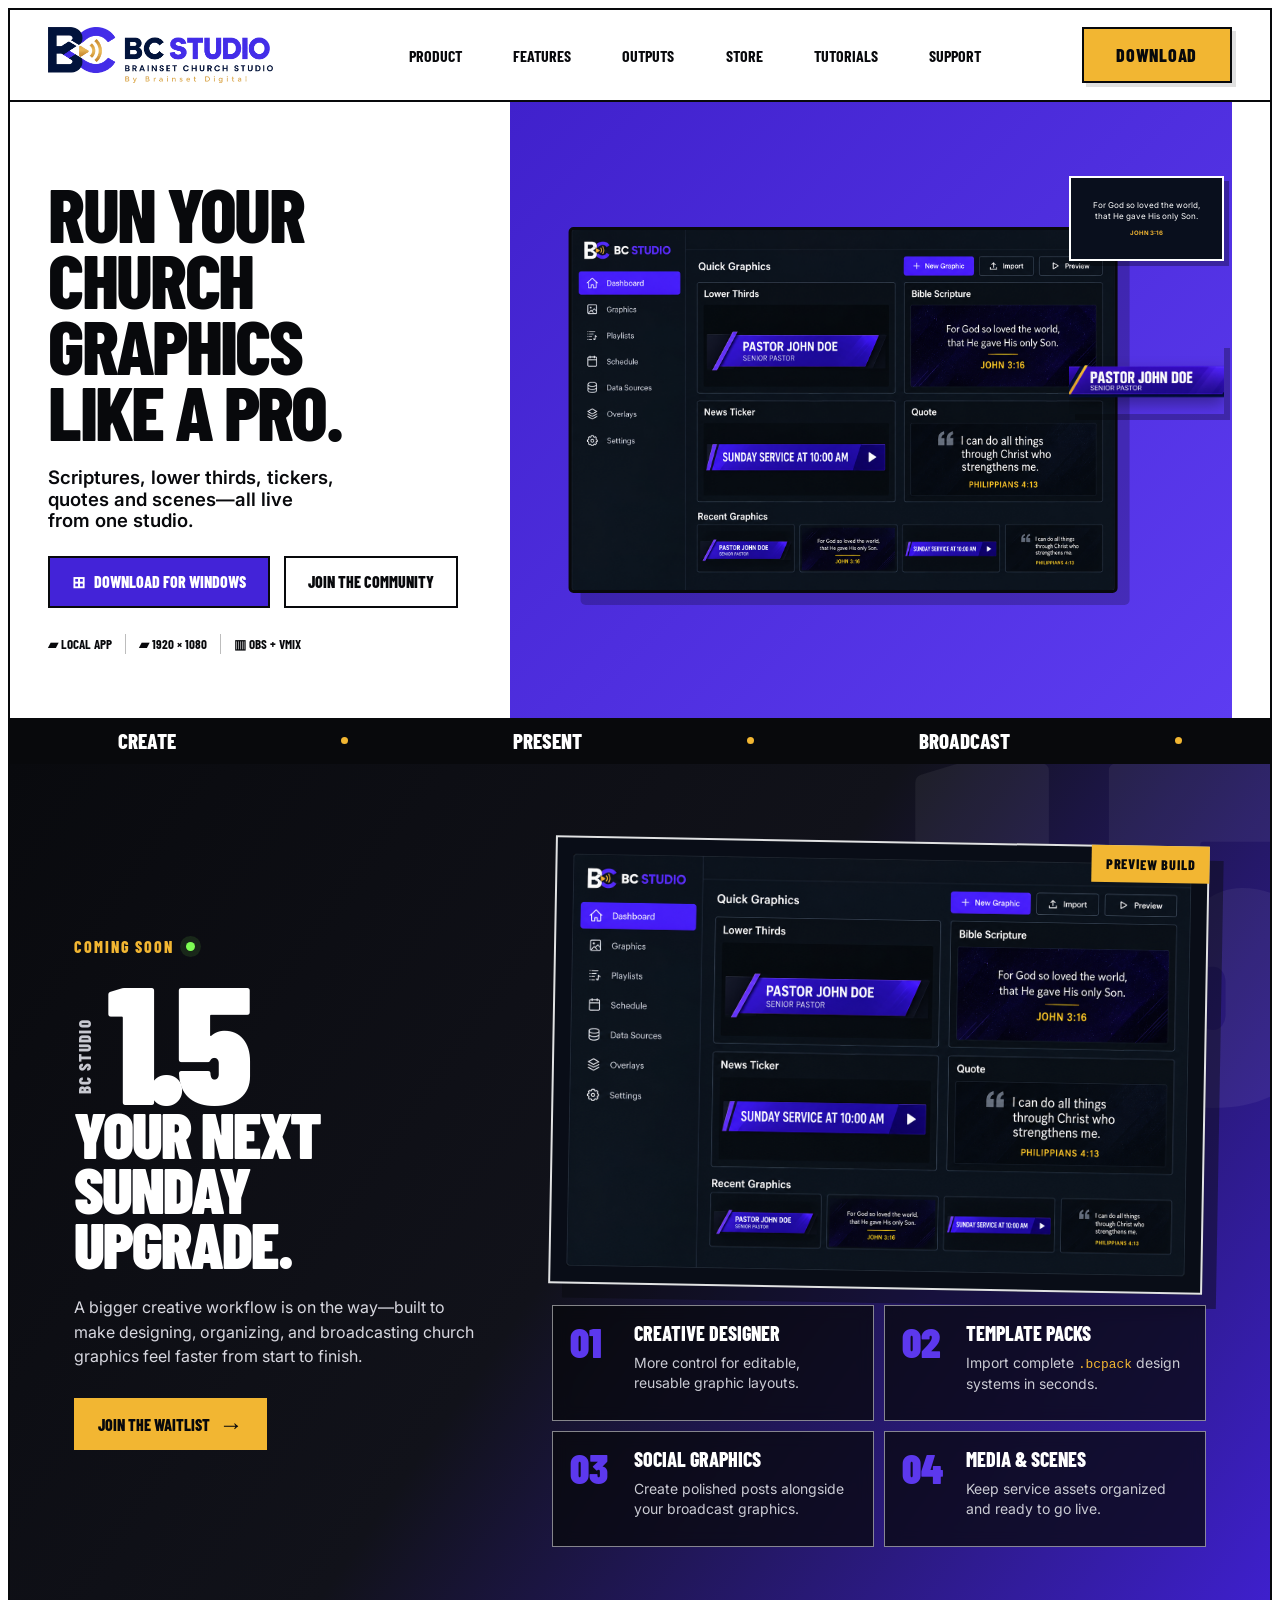
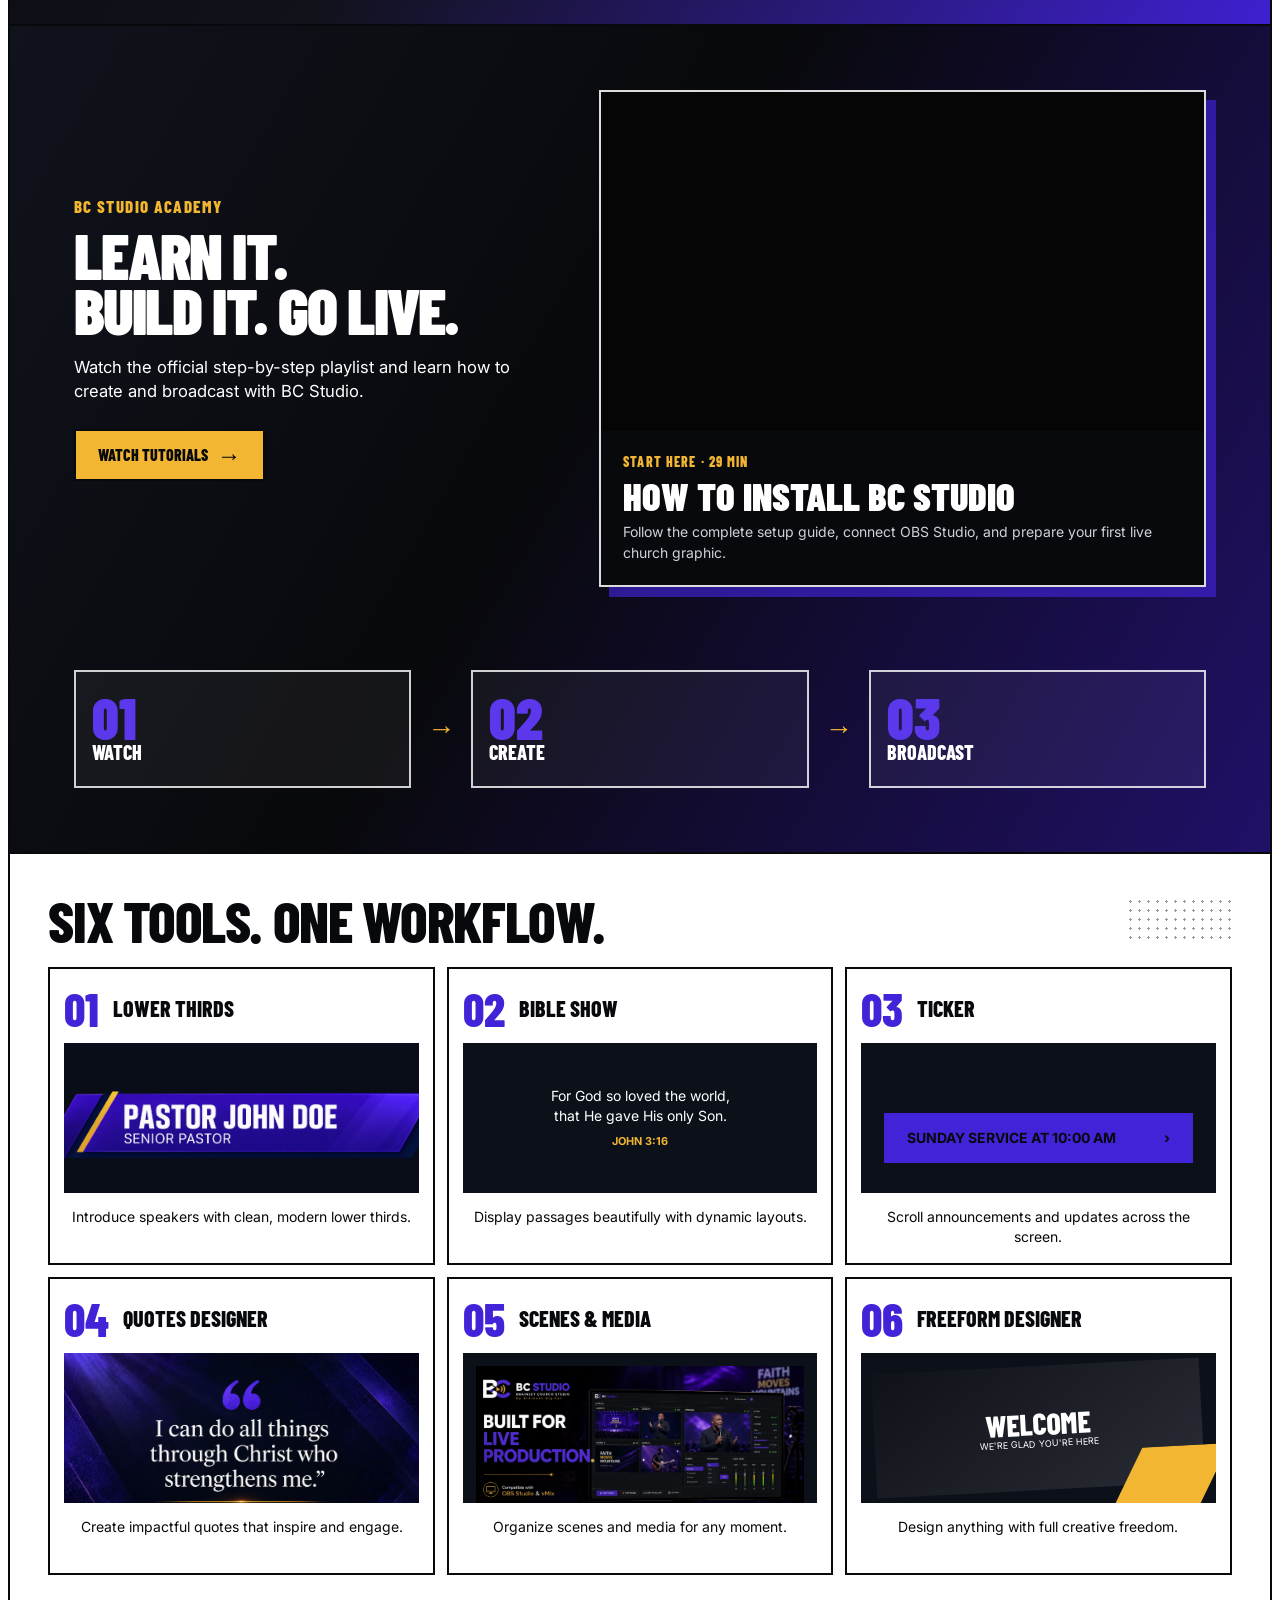
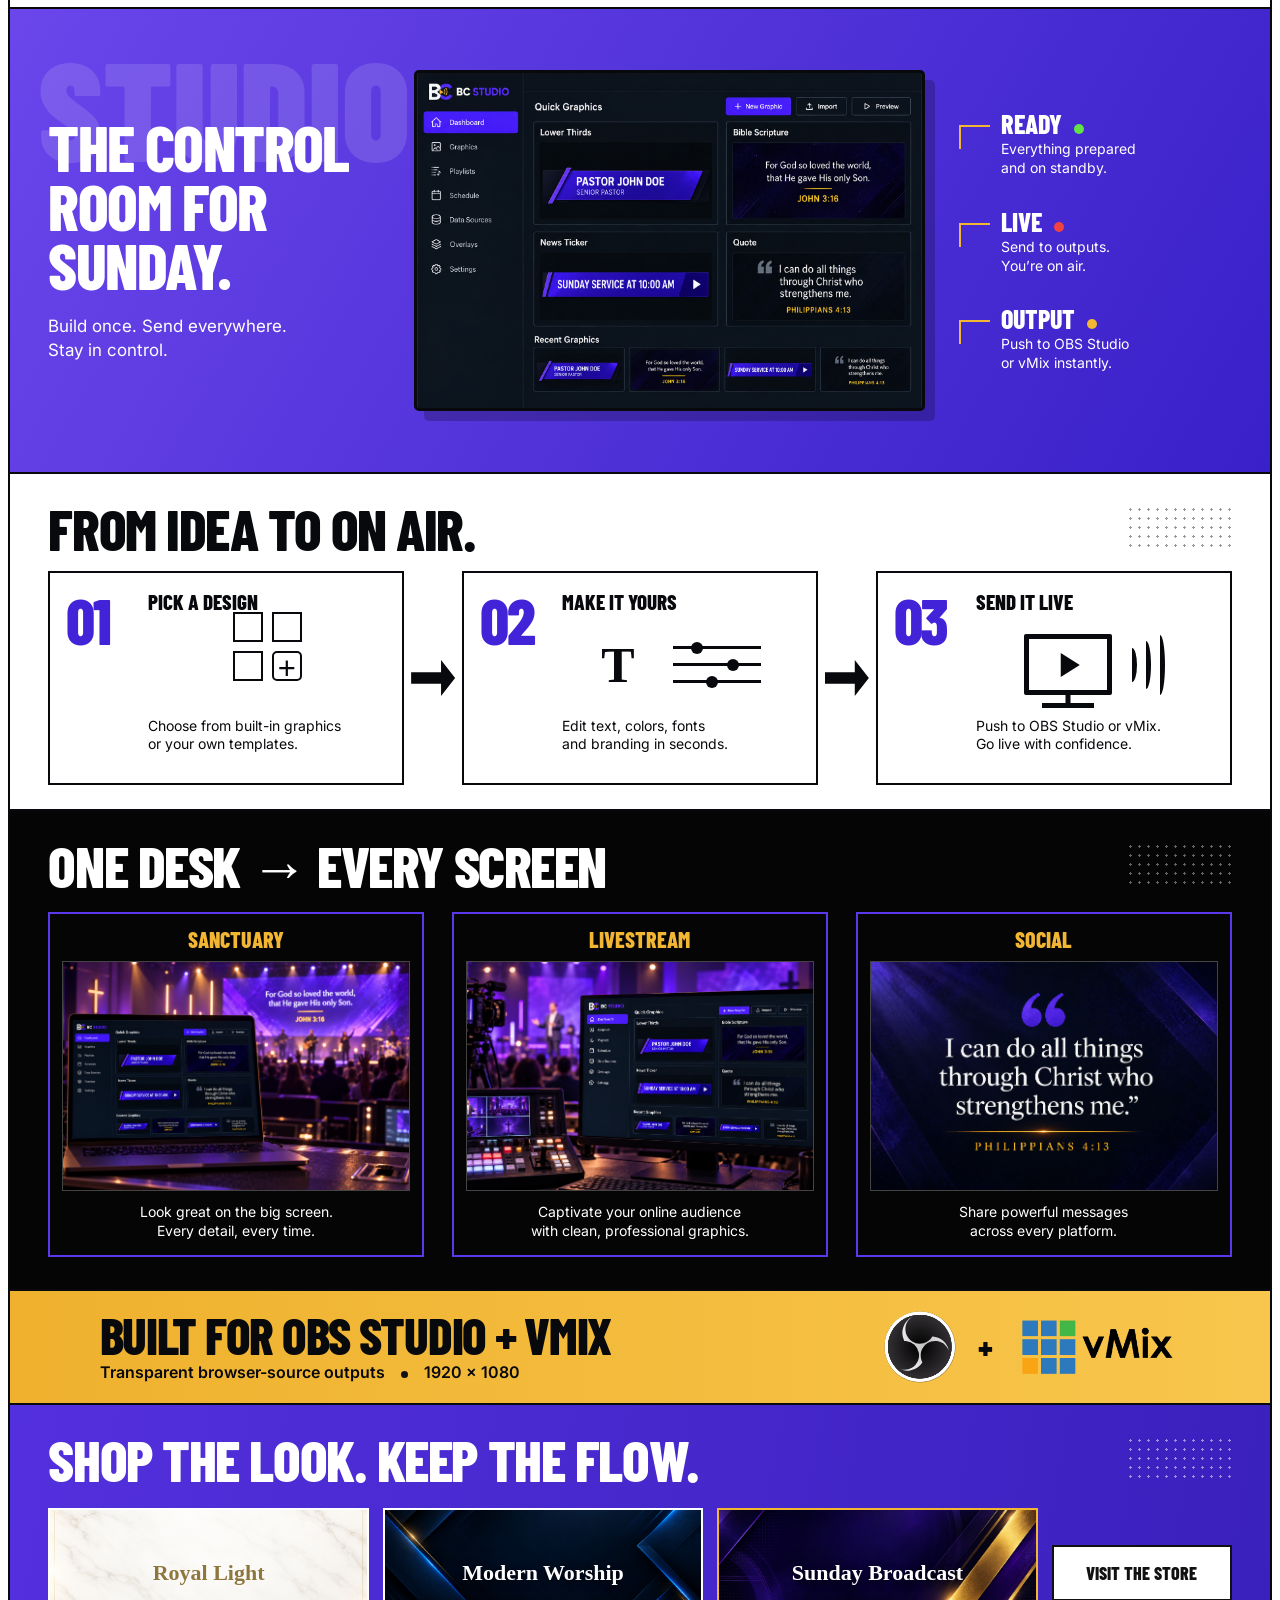
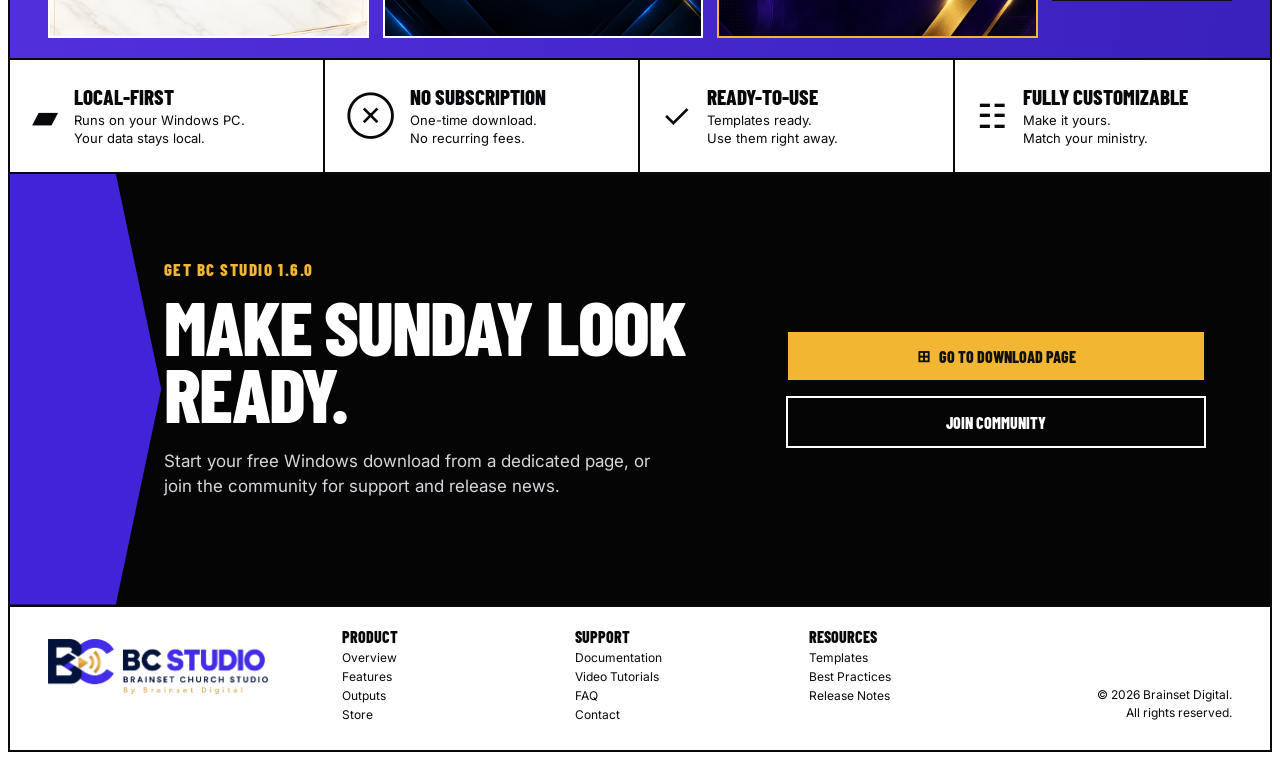
<file: index.html>
<!DOCTYPE html><html lang="en"><head><meta charSet="utf-8"/><meta name="viewport" content="width=device-width, initial-scale=1"/><link rel="preload" href="./brand/bc-studio-complete-logo-transparent.png" as="image"/><link rel="preload" href="./landing/bc-studio-dashboard.png" as="image"/><link rel="preload" href="./landing/bc-studio-lower-third.png" as="image"/><link rel="preload" href="./landing/bc-studio-quote.png" as="image"/><link rel="preload" href="./marketing/bc-studio-live-production-16x9.png" as="image"/><link rel="preload" href="./landing/sanctuary-software-v2.png" as="image"/><link rel="preload" href="./landing/livestream-software-v2.png" as="image"/><link rel="preload" href="./landing/obs-studio-logo.svg" as="image"/><link rel="preload" href="./landing/vmix-logo.png" as="image"/><link rel="preload" href="./landing/pack-royal-light.png" as="image"/><link rel="preload" href="./landing/pack-modern-worship.png" as="image"/><link rel="preload" href="./landing/pack-sunday-broadcast.png" as="image"/><title>Church Graphics Software for OBS &amp; vMix · BC Studio</title><meta name="description" content="Create and broadcast Bible scriptures, lower thirds, news tickers, quotes and church graphics to OBS Studio or vMix with BC Studio for Windows."/><meta name="application-name" content="BC Studio"/><meta name="keywords" content="church graphics software,church presentation software,OBS church graphics,vMix church graphics,Bible scripture display software,church lower thirds,church livestream graphics,BC Studio"/><meta name="author" content="Brainset Digital"/><link rel="author" href="https://bcstudiosoftware.com/"/><meta name="creator" content="Brainset Digital"/><meta name="publisher" content="Brainset Digital"/><meta name="category" content="Church broadcast software"/><meta name="robots" content="index, follow"/><meta name="googlebot" content="index, follow, max-image-preview:large, max-snippet:-1, max-video-preview:-1"/><meta property="og:title" content="BC Studio — Church Graphics Software for OBS &amp; vMix"/><meta property="og:description" content="Create scriptures, lower thirds, tickers, quotes and scenes, then send them live to OBS Studio or vMix."/><meta property="og:url" content="https://bcstudiosoftware.com/"/><meta property="og:site_name" content="BC Studio"/><meta property="og:type" content="website"/><meta property="og:locale" content="en_GH"/><meta property="og:image" content="https://bcstudiosoftware.com/og.png"/><meta property="og:image:width" content="1200"/><meta property="og:image:height" content="630"/><meta property="og:image:alt" content="BC Studio software flyer showing the church graphics dashboard"/><meta name="twitter:card" content="summary_large_image"/><meta name="twitter:title" content="BC Studio — Church Graphics Software for OBS &amp; vMix"/><meta name="twitter:description" content="Create and broadcast polished church graphics from one Windows studio."/><meta name="twitter:image" content="https://bcstudiosoftware.com/og.png"/><link rel="shortcut icon" href="./favicon.png"/><link rel="icon" href="./favicon.png" sizes="512x512" type="image/png"/><link rel="apple-touch-icon" href="./favicon.png"/><link rel="canonical" href="https://bcstudiosoftware.com/"/><link rel="stylesheet" href="./styles.css?v=20261008-store-launch"/><script type="application/ld+json">{"@context":"https://schema.org","@graph":[{"@type":"Organization","@id":"https://bcstudiosoftware.com/#organization","name":"Brainset Digital","url":"https://bcstudiosoftware.com/","logo":"https://bcstudiosoftware.com/brand/bc-studio-complete-logo-transparent.png","sameAs":["https://whatsapp.com/channel/0029Vb8QUIeAu3aMUhY3AE3J"]},{"@type":"SoftwareApplication","@id":"https://bcstudiosoftware.com/#software","name":"BC Studio","alternateName":"Brainset Church Studio","url":"https://bcstudiosoftware.com/","operatingSystem":"Windows","applicationCategory":"MultimediaApplication","description":"Church graphics software for creating and broadcasting Bible scriptures, lower thirds, news tickers, quotes and scenes to OBS Studio and vMix.","screenshot":"https://bcstudiosoftware.com//bc-studio-dashboard.png","featureList":["Lower-third designer","Bible scripture display","News ticker","Quote designer","Scenes and media","OBS Studio and vMix browser-source output"],"creator":{"@id":"https://bcstudiosoftware.com/#organization"}},{"@type":"WebPage","@id":"https://bcstudiosoftware.com/#webpage","url":"https://bcstudiosoftware.com/","name":"BC Studio — Church Graphics Software for OBS & vMix","description":"Create and broadcast Bible scriptures, lower thirds, news tickers, quotes and church graphics to OBS Studio or vMix with BC Studio for Windows.","about":{"@id":"https://bcstudiosoftware.com/#software"},"publisher":{"@id":"https://bcstudiosoftware.com/#organization"}}]}</script><script async src="https://www.googletagmanager.com/gtag/js?id=G-EWMZDG0EBJ"></script><script>
window.dataLayer=window.dataLayer||[];function gtag(){dataLayer.push(arguments)}
gtag('js',new Date());gtag('config','G-EWMZDG0EBJ');
document.addEventListener('click',function(event){var link=event.target&&event.target.closest?event.target.closest('a'):null;if(!link||!link.href)return;if(link.href.indexOf('/releases/download/v1.6.0/BC-Studio-Setup-1.6.0-x64.exe')!==-1){gtag('event','download_bc_studio',{link_url:link.href})}if(link.href.indexOf('whatsapp.com/channel/0029Vb8QUIeAu3aMUhY3AE3J')!==-1){gtag('event','join_community',{link_url:link.href})}});
</script></head><body class="__variable_geist_19ysh9d __variable_geist_mono_1001rt9"><main class="landing-page"><nav class="landing-nav" aria-label="Main navigation"><a class="landing-brand" href="#top" aria-label="BC Studio home"><img src="./brand/bc-studio-complete-logo-transparent.png" alt="BC Studio, Brainset Church Studio"/></a><div class="landing-links"><a href="#product">Product</a><a href="#features">Features</a><a href="#outputs">Outputs</a><a href="./store/">Store</a><a href="./tutorials/">Tutorials</a><a href="#download">Support</a></div><a class="landing-nav-cta" href="./download/">Download</a></nav><section class="landing-hero" id="top"><div class="hero-copy"><h1>Run your<br/>church graphics<br/>like a pro.</h1><p class="hero-lede">Scriptures, lower thirds, tickers,<br/>quotes and scenes—all live<br/>from one studio.</p><div class="hero-actions"><a class="button button-primary" href="./download/"><span>⊞</span> Download for Windows</a><a class="button button-secondary" href="https://whatsapp.com/channel/0029Vb8QUIeAu3aMUhY3AE3J" target="_blank" rel="noreferrer">Join the community</a></div><div class="hero-note"><span>▰ Local app</span><i></i><span>▰ 1920 × 1080</span><i></i><span>▥ OBS + vMix</span></div></div><div class="hero-product" aria-hidden="true"><div class="hero-color-block"></div><div class="bc-product " aria-label="BC Studio dashboard preview"><img class="dashboard-shot" src="./landing/bc-studio-dashboard.png" alt="BC Studio dashboard showing lower thirds, Bible scripture, ticker and quote tools"/></div><div class="floating-output output-scripture">For God so loved the world,<br/>that He gave His only Son.<b>JOHN 3:16</b></div><div class="floating-output output-lower"><img src="./landing/bc-studio-lower-third.png" alt=""/></div></div></section><div class="broadcast-ticker" aria-label="Create, present, broadcast"><div class="broadcast-ticker-track"><div class="broadcast-ticker-group"><span>Create</span><i></i><span>Present</span><i></i><span>Broadcast</span><i></i></div><div class="broadcast-ticker-group" aria-hidden="true"><span>Create</span><i></i><span>Present</span><i></i><span>Broadcast</span><i></i></div><div class="broadcast-ticker-group" aria-hidden="true"><span>Create</span><i></i><span>Present</span><i></i><span>Broadcast</span><i></i></div><div class="broadcast-ticker-group" aria-hidden="true"><span>Create</span><i></i><span>Present</span><i></i><span>Broadcast</span><i></i></div></div></div><section class="release-15" id="version-15" aria-labelledby="release-15-title"><div class="release-15-intro"><div class="release-15-label"><span>Coming soon</span><i aria-hidden="true"></i></div><div class="release-15-version" aria-hidden="true"><small>BC Studio</small><strong>1.5</strong></div><h2 id="release-15-title">Your next<br/>Sunday upgrade.</h2><p>A bigger creative workflow is on the way—built to make designing, organizing, and broadcasting church graphics feel faster from start to finish.</p><a class="button release-15-button" href="https://whatsapp.com/channel/0029Vb8QUIeAu3aMUhY3AE3J" target="_blank" rel="noreferrer">Join the waitlist <b aria-hidden="true">→</b></a></div><div class="release-15-showcase"><div class="release-15-screen"><img src="./landing/bc-studio-dashboard.png" alt="BC Studio dashboard preview for the upcoming 1.5 release"/><span class="release-15-screen-tag">Preview build</span></div><div class="release-15-features" aria-label="New features planned for BC Studio 1.5"><article><span>01</span><div><b>Creative Designer</b><p>More control for editable, reusable graphic layouts.</p></div></article><article><span>02</span><div><b>Template Packs</b><p>Import complete <code>.bcpack</code> design systems in seconds.</p></div></article><article><span>03</span><div><b>Social Graphics</b><p>Create polished posts alongside your broadcast graphics.</p></div></article><article><span>04</span><div><b>Media &amp; Scenes</b><p>Keep service assets organized and ready to go live.</p></div></article></div></div></section><section class="tutorial-promo" aria-labelledby="tutorial-promo-title"><div class="tutorial-promo-copy"><span>BC Studio Academy</span><h2 id="tutorial-promo-title">Learn it.<br/>Build it. Go live.</h2><p>Watch the official step-by-step playlist and learn how to create and broadcast with BC Studio.</p><a class="button tutorial-promo-button" href="./tutorials/">Watch Tutorials <b aria-hidden="true">→</b></a></div><article class="tutorial-install-card" aria-labelledby="tutorial-install-title"><div class="tutorial-install-player"><iframe src="https://www.youtube.com/embed/KgWjTOScOaQ?rel=0&amp;list=PLIRPaBij0nGI" title="How to install and set up BC Studio for OBS" loading="lazy" allow="accelerometer; autoplay; clipboard-write; encrypted-media; gyroscope; picture-in-picture; web-share" referrerPolicy="strict-origin-when-cross-origin" allowFullScreen=""></iframe></div><div class="tutorial-install-copy"><span>Start here · 29 min</span><h3 id="tutorial-install-title">How to install BC Studio</h3><p>Follow the complete setup guide, connect OBS Studio, and prepare your first live church graphic.</p></div></article><div class="tutorial-promo-steps" aria-hidden="true"><article><strong>01</strong><span>Watch</span></article><i>→</i><article><strong>02</strong><span>Create</span></article><i>→</i><article><strong>03</strong><span>Broadcast</span></article></div></section><section class="features-section" id="features"><header class="section-heading"><h2>Six tools. One workflow.</h2><span class="dot-grid" aria-hidden="true"></span></header><div class="feature-grid"><article class="feature-card"><header><strong>01</strong><b>Lower Thirds</b></header><div class="feature-visual lower-third-card"><img src="./landing/bc-studio-lower-third.png" alt="Pastor John Doe lower third graphic"/></div><p>Introduce speakers with clean, modern lower thirds.</p></article><article class="feature-card"><header><strong>02</strong><b>Bible Show</b></header><div class="feature-visual scripture"><div class="feature-verse">For God so loved the world,<br/>that He gave His only Son.<b>JOHN 3:16</b></div></div><p>Display passages beautifully with dynamic layouts.</p></article><article class="feature-card"><header><strong>03</strong><b>Ticker</b></header><div class="feature-visual ticker"><div class="feature-ticker">SUNDAY SERVICE AT 10:00 AM <b>›</b></div></div><p>Scroll announcements and updates across the screen.</p></article><article class="feature-card"><header><strong>04</strong><b>Quotes Designer</b></header><div class="feature-visual quote"><img src="./landing/bc-studio-quote.png" alt="Philippians 4:13 quote graphic"/></div><p>Create impactful quotes that inspire and engage.</p></article><article class="feature-card"><header><strong>05</strong><b>Scenes &amp; Media</b></header><div class="feature-visual scene"><img src="./marketing/bc-studio-live-production-16x9.png" alt="Church live production scene"/></div><p>Organize scenes and media for any moment.</p></article><article class="feature-card"><header><strong>06</strong><b>Freeform Designer</b></header><div class="feature-visual freeform"><div class="feature-freeform"><b>WELCOME</b><span>WE&#x27;RE GLAD YOU&#x27;RE HERE</span></div></div><p>Design anything with full creative freedom.</p></article></div></section><section class="control-section" id="product"><div class="control-copy"><span>Studio</span><h2>The control<br/>room for<br/>Sunday.</h2><p>Build once. Send everywhere.<br/>Stay in control.</p></div><div class="bc-product is-compact" aria-label="BC Studio dashboard preview"><img class="dashboard-shot" src="./landing/bc-studio-dashboard.png" alt="BC Studio dashboard showing lower thirds, Bible scripture, ticker and quote tools"/></div><div class="control-status"><article><b>Ready <i class="green"></i></b><p>Everything prepared<br/>and on standby.</p></article><article><b>Live <i class="red"></i></b><p>Send to outputs.<br/>You’re on air.</p></article><article><b>Output <i class="gold"></i></b><p>Push to OBS Studio<br/>or vMix instantly.</p></article></div></section><section class="process-section" aria-label="How BC Studio works"><header class="section-heading"><h2>From idea to on air.</h2><span class="dot-grid" aria-hidden="true"></span></header><div class="process-grid"><article><strong>01</strong><div class="process-card-body"><b>Pick a design</b><div class="process-glyph process-templates" aria-hidden="true"><i></i><i></i><i></i><i class="plus">+</i></div><p>Choose from built-in graphics<br/>or your own templates.</p></div></article><i class="process-arrow" aria-hidden="true"></i><article><strong>02</strong><div class="process-card-body"><b>Make it yours</b><div class="process-glyph process-customize" aria-hidden="true"><span>T</span><div><i></i><i></i><i></i></div></div><p>Edit text, colors, fonts<br/>and branding in seconds.</p></div></article><i class="process-arrow" aria-hidden="true"></i><article><strong>03</strong><div class="process-card-body"><b>Send it live</b><div class="process-glyph process-live" aria-hidden="true"><span class="monitor"><i></i></span><span class="signal"><i></i><i></i><i></i></span></div><p>Push to OBS Studio or vMix.<br/>Go live with confidence.</p></div></article></div></section><section class="output-section" id="outputs"><header class="section-heading inverse"><h2>One desk → every screen</h2><span class="dot-grid" aria-hidden="true"></span></header><div class="output-grid"><article><b>Sanctuary</b><div class="output-image stage-output"><img src="./landing/sanctuary-software-v2.png" alt="BC Studio running on a laptop inside a church sanctuary"/></div><p>Look great on the big screen.<br/>Every detail, every time.</p></article><article><b>Livestream</b><div class="output-image stream-output"><img src="./landing/livestream-software-v2.png" alt="BC Studio running on a church livestream production monitor"/></div><p>Captivate your online audience<br/>with clean, professional graphics.</p></article><article><b>Social</b><div class="social-output"><img src="./landing/bc-studio-quote.png" alt="Philippians 4:13 social graphic"/></div><p>Share powerful messages<br/>across every platform.</p></article></div></section><section class="compatibility-section"><div><h2>Built for OBS Studio + vMix</h2><p>Transparent browser-source outputs <i></i> 1920 × 1080</p></div><div class="compatibility-logos" aria-label="Compatible with OBS Studio and vMix"><img class="obs-mark" src="./landing/obs-studio-logo.svg" alt="OBS Studio"/><span aria-hidden="true">+</span><img class="vmix-mark" src="./landing/vmix-logo.png" alt="vMix"/></div></section><section class="packs-section" id="store"><header><h2>Shop the look. Keep the flow.</h2><span class="dot-grid"></span></header><div class="pack-grid"><div class="pack-card royal"><img src="./landing/pack-royal-light.png" alt="Royal Light design pack preview"/><b>Royal Light</b></div><div class="pack-card modern"><img src="./landing/pack-modern-worship.png" alt="Modern Worship design pack preview"/><b>Modern Worship</b></div><div class="pack-card sunday"><img src="./landing/pack-sunday-broadcast.png" alt="Sunday Broadcast design pack preview"/><b>Sunday Broadcast</b></div><a href="./store/">Visit the store</a></div></section><section class="value-strip"><article><span>▰</span><div><b>Local-first</b><p>Runs on your Windows PC.<br/>Your data stays local.</p></div></article><article><span>⊗</span><div><b>No subscription</b><p>One-time download.<br/>No recurring fees.</p></div></article><article><span>✓</span><div><b>Ready-to-use</b><p>Templates ready.<br/>Use them right away.</p></div></article><article><span>☷</span><div><b>Fully customizable</b><p>Make it yours.<br/>Match your ministry.</p></div></article></section><section class="download-section download-launch" id="download"><div class="cta-chevron" aria-hidden="true"></div><div class="download-copy"><span class="download-kicker">Get BC Studio 1.6.0</span><h2>Make Sunday look ready.</h2><p>Start your free Windows download from a dedicated page, or join the community for support and release news.</p></div><div class="download-launch-actions"><a class="button button-gold" href="./download/"><span aria-hidden="true">⊞</span> Go to download page</a><a class="button button-dark-outline" href="https://whatsapp.com/channel/0029Vb8QUIeAu3aMUhY3AE3J" target="_blank" rel="noreferrer">Join Community</a></div></section><footer class="landing-footer"><img src="./brand/bc-studio-complete-logo-transparent.png" alt="BC Studio"/><div><b>Product</b><a href="#top">Overview</a><a href="#top">Features</a><a href="#top">Outputs</a><a href="#top">Store</a></div><div><b>Support</b><a href="#top">Documentation</a><a href="./tutorials/">Video Tutorials</a><a href="#top">FAQ</a><a href="#top">Contact</a></div><div><b>Resources</b><a href="#top">Templates</a><a href="#top">Best Practices</a><a href="#top">Release Notes</a></div><p>© 2026 Brainset Digital.<br/>All rights reserved.</p></footer></main></body></html>
</file>
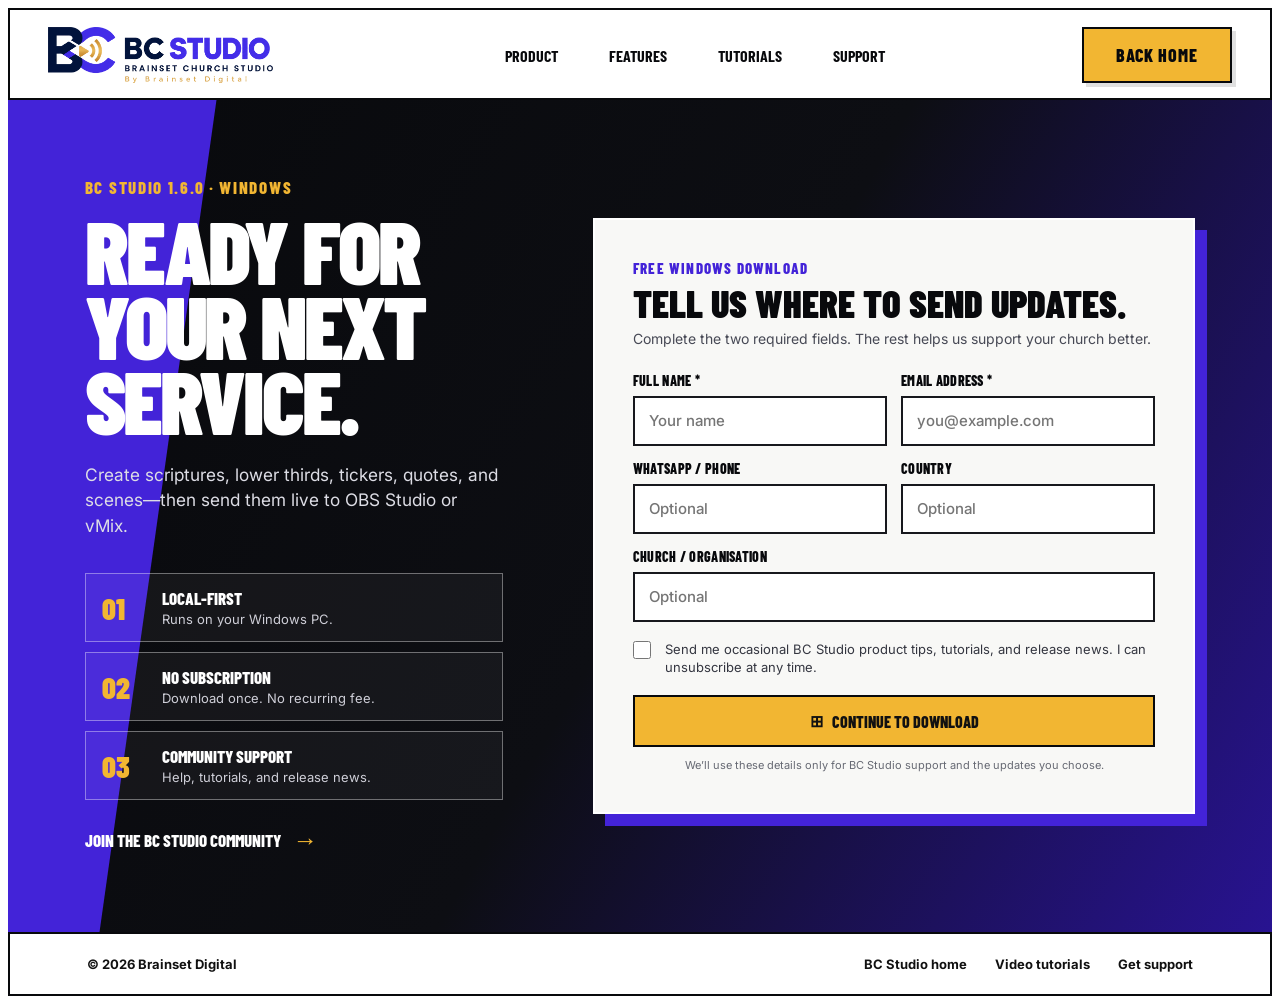
<file: download/index.html>
<!DOCTYPE html><html lang="en"><head><meta charSet="utf-8"/><meta name="viewport" content="width=device-width, initial-scale=1"/><link rel="preload" href="../brand/bc-studio-complete-logo-transparent.png" as="image"/><title>Download BC Studio for Windows · BC Studio</title><meta name="description" content="Download BC Studio 1.6.0 for Windows and get occasional church media tips and product updates."/><meta name="application-name" content="BC Studio"/><meta name="author" content="Brainset Digital"/><link rel="author" href="https://bcstudiosoftware.com/"/><meta name="creator" content="Brainset Digital"/><meta name="publisher" content="Brainset Digital"/><meta name="category" content="Church broadcast software"/><meta name="robots" content="noindex, nofollow"/><meta property="og:title" content="BC Studio · Brainset Church Studio"/><meta property="og:description" content="Church graphics software for OBS Studio and vMix."/><meta property="og:image" content="https://bcstudiosoftware.com/og.png"/><meta property="og:image:width" content="1200"/><meta property="og:image:height" content="630"/><meta property="og:image:alt" content="BC Studio software flyer showing the church graphics dashboard"/><meta name="twitter:card" content="summary_large_image"/><meta name="twitter:title" content="BC Studio · Brainset Church Studio"/><meta name="twitter:description" content="Church graphics software for OBS Studio and vMix."/><meta name="twitter:image" content="https://bcstudiosoftware.com/og.png"/><link rel="shortcut icon" href="../favicon.png"/><link rel="icon" href="../favicon.png" sizes="512x512" type="image/png"/><link rel="apple-touch-icon" href="../favicon.png"/><link rel="canonical" href="https://bcstudiosoftware.com/download"/><link rel="stylesheet" href="./styles.css?v=20260922-download-page"/><script async src="https://www.googletagmanager.com/gtag/js?id=G-EWMZDG0EBJ"></script><script>
window.dataLayer=window.dataLayer||[];function gtag(){dataLayer.push(arguments)}
gtag('js',new Date());gtag('config','G-EWMZDG0EBJ');
document.addEventListener('click',function(event){var link=event.target&&event.target.closest?event.target.closest('a'):null;if(!link||!link.href)return;if(link.href.indexOf('/releases/download/v1.6.0/BC-Studio-Setup-1.6.0-x64.exe')!==-1){gtag('event','download_bc_studio',{link_url:link.href})}if(link.href.indexOf('whatsapp.com/channel/0029Vb8QUIeAu3aMUhY3AE3J')!==-1){gtag('event','join_community',{link_url:link.href})}});
</script><script>
document.addEventListener('DOMContentLoaded',function(){
  var form=document.querySelector('.download-lead-form');if(!form)return;
  var endpoint='https://docs.google.com/forms/d/e/1FAIpQLSfxpCoW5rlQvNYs9_x5qfRlh0wvUfua0FYDJ8ybGEOkXfirvw/formResponse';
  var installer='https://github.com/slimtechguy/bc-studio-website/releases/download/v1.6.0/BC-Studio-Setup-1.6.0-x64.exe';
  form.setAttribute('action',endpoint);form.setAttribute('method','post');
  form.addEventListener('submit',function(event){
    event.preventDefault();if(!form.reportValidity())return;
    var button=form.querySelector('button[type="submit"]');var original=button.textContent;button.disabled=true;button.textContent='Preparing download…';
    var data=new FormData(form);var body=new URLSearchParams();
    body.set('entry.1614336319',data.get('name')||'');body.set('entry.907563341',data.get('email')||'');body.set('entry.1748209704',data.get('phone')||'');body.set('entry.1641844233',data.get('country')||'');body.set('entry.261154663',data.get('organisation')||'');body.set('entry.544034895',data.get('consent')?'Yes':'No');body.set('entry.537376099','BC Studio download page');
    fetch(endpoint,{method:'POST',mode:'no-cors',headers:{'Content-Type':'application/x-www-form-urlencoded'},body:body.toString()}).then(function(){
      form.reset();var message=document.createElement('p');message.className='lead-message success';message.setAttribute('role','status');message.innerHTML='Thank you — your download is starting. <a href="'+installer+'">Download again</a>';form.appendChild(message);if(typeof gtag==='function')gtag('event','download_lead_submitted',{source:'download_page'});window.location.href=installer;
    }).catch(function(){var message=document.createElement('p');message.className='lead-message error';message.setAttribute('role','alert');message.textContent='We couldn’t record your details. Please check your connection and try again.';form.appendChild(message);}).finally(function(){button.disabled=false;button.textContent=original;});
  });
});
</script></head><body class="__variable_geist_19ysh9d __variable_geist_mono_1001rt9"><main class="landing-page standalone-download-page"><nav class="landing-nav download-nav" aria-label="Download page navigation"><a class="landing-brand" href="../" aria-label="BC Studio home"><img src="../brand/bc-studio-complete-logo-transparent.png" alt="BC Studio, Brainset Church Studio"/></a><div class="landing-links"><a href="../#product">Product</a><a href="../#features">Features</a><a href="../tutorials/">Tutorials</a><a href="#download">Support</a></div><a class="landing-nav-cta" href="../">Back home</a></nav><section class="standalone-download-hero"><div class="standalone-download-copy"><span>BC Studio 1.6.0 · Windows</span><h1>Ready for your next service.</h1><p>Create scriptures, lower thirds, tickers, quotes, and scenes—then send them live to OBS Studio or vMix.</p><div class="download-proof" aria-label="Download benefits"><article><strong>01</strong><div><b>Local-first</b><p>Runs on your Windows PC.</p></div></article><article><strong>02</strong><div><b>No subscription</b><p>Download once. No recurring fee.</p></div></article><article><strong>03</strong><div><b>Community support</b><p>Help, tutorials, and release news.</p></div></article></div><a class="download-community-link" href="https://whatsapp.com/channel/0029Vb8QUIeAu3aMUhY3AE3J" target="_blank" rel="noreferrer">Join the BC Studio community <span aria-hidden="true">→</span></a></div><form class="download-lead-form" aria-labelledby="download-form-title" action="https://github.com/slimtechguy/bc-studio-website/releases/download/v1.6.0/BC-Studio-Setup-1.6.0-x64.exe" method="get"><div class="lead-form-heading"><span>Free Windows download</span><h3 id="download-form-title">Tell us where to send updates.</h3><p>Complete the two required fields. The rest helps us support your church better.</p></div><div class="lead-form-grid"><label><span>Full name *</span><input autoComplete="name" required="" placeholder="Your name" name="name"/></label><label><span>Email address *</span><input type="email" autoComplete="email" required="" placeholder="you@example.com" name="email"/></label><label><span>WhatsApp / phone</span><input type="tel" autoComplete="tel" placeholder="Optional" name="phone"/></label><label><span>Country</span><input autoComplete="country-name" placeholder="Optional" name="country"/></label><label class="lead-form-wide"><span>Church / organisation</span><input autoComplete="organization" placeholder="Optional" name="organisation"/></label></div><label class="lead-consent"><input type="checkbox" name="consent"/><span>Send me occasional BC Studio product tips, tutorials, and release news. I can unsubscribe at any time.</span></label><button class="button button-gold lead-submit" type="submit"><span aria-hidden="true">⊞</span>Continue to download</button><p class="lead-privacy">We’ll use these details only for BC Studio support and the updates you choose.</p></form></section><footer class="download-footer"><span>© 2026 Brainset Digital</span><a href="../">BC Studio home</a><a href="../tutorials/">Video tutorials</a><a href="#download">Get support</a></footer></main></body></html>
</file>
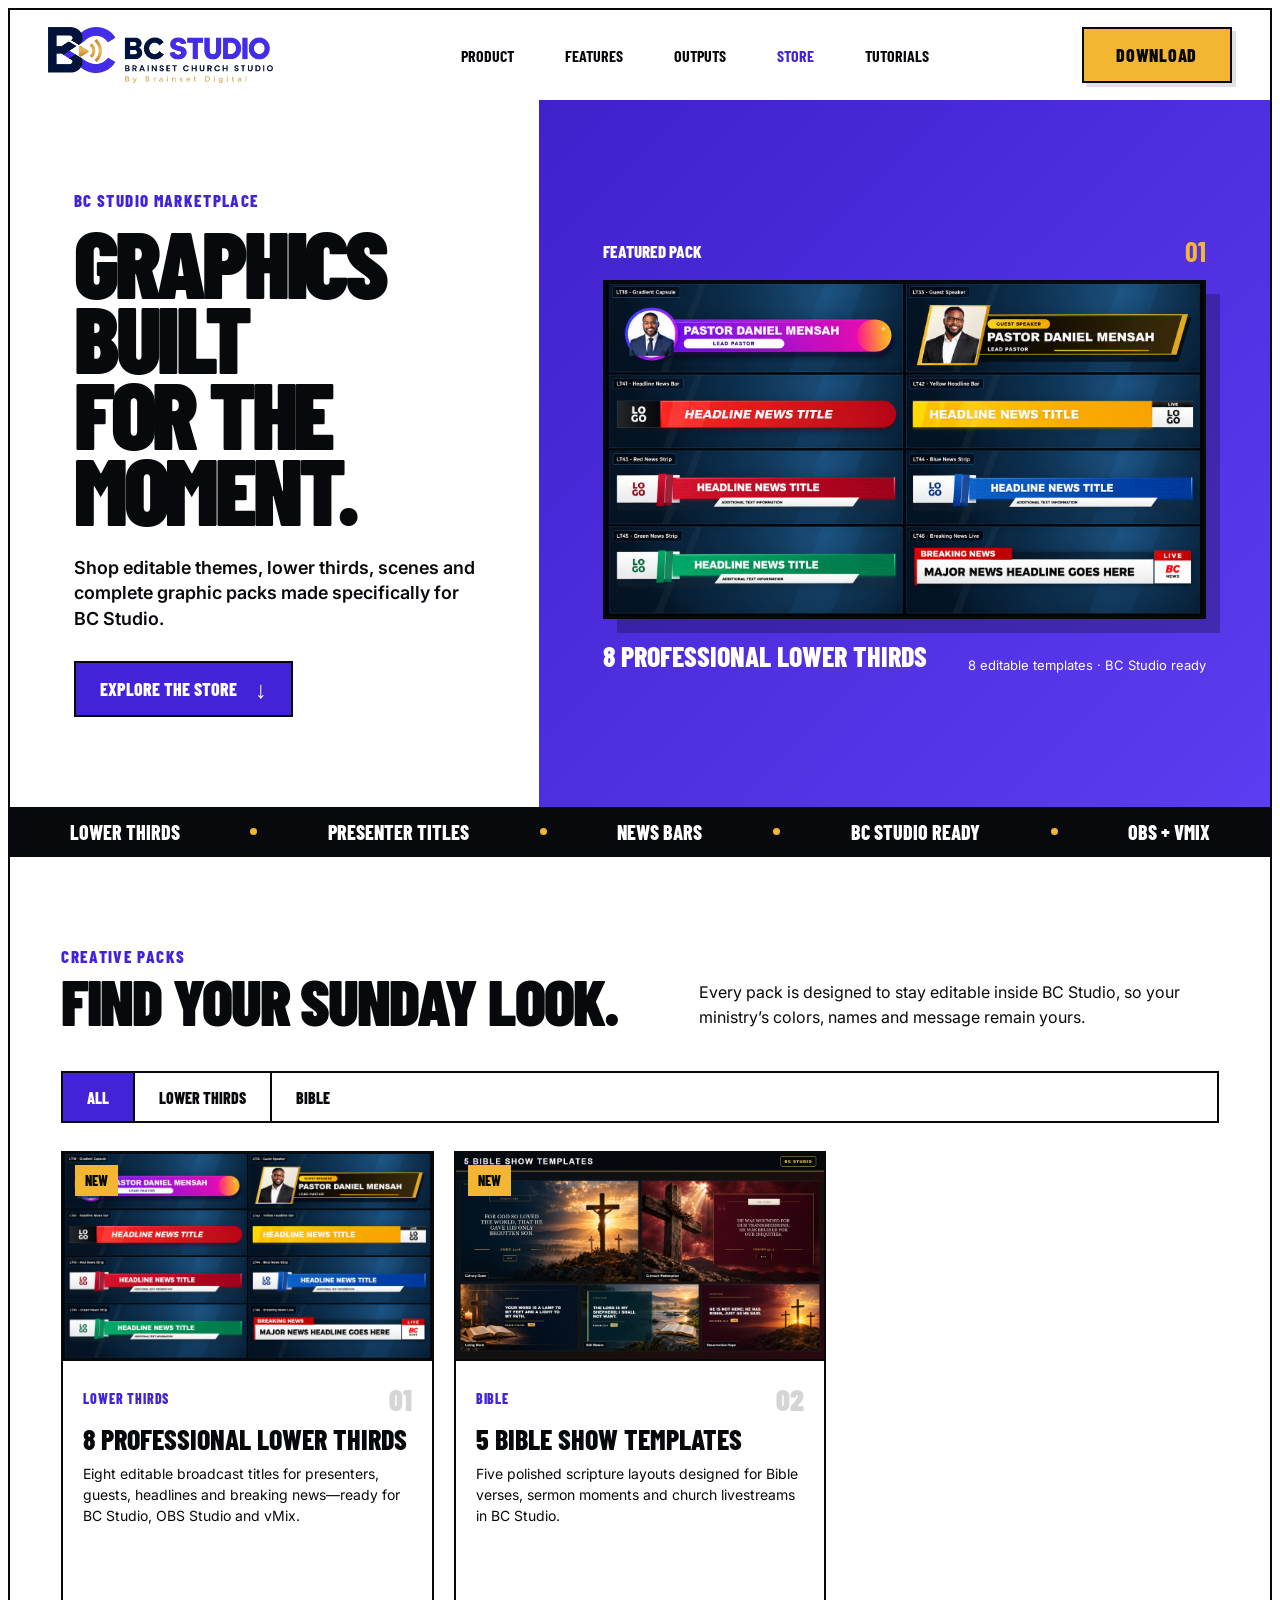
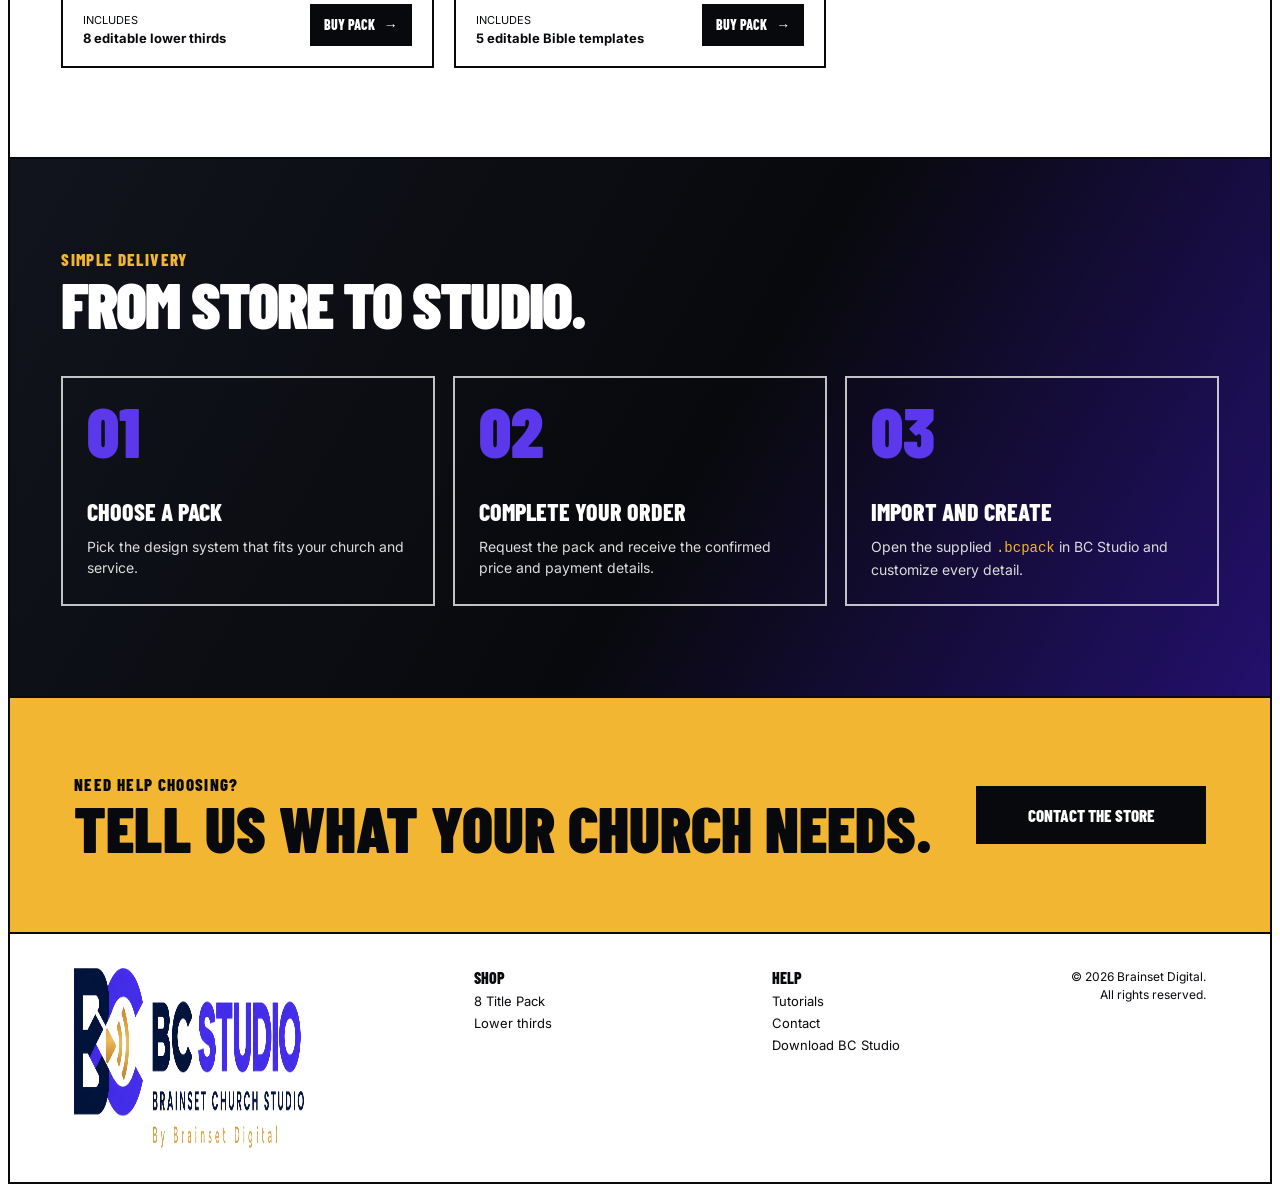
<file: store/index.html>
<!DOCTYPE html><html lang="en"><head><meta charSet="utf-8"/><meta name="viewport" content="width=device-width, initial-scale=1"/><link rel="preload" href="../brand/bc-studio-complete-logo-transparent.png" as="image"/><title>BC Studio Store — Church Graphics Packs · BC Studio</title><meta name="description" content="Shop BC Studio themes, lower thirds, scenes and complete church graphics packs."/><meta name="application-name" content="BC Studio"/><meta name="author" content="Brainset Digital"/><link rel="author" href="https://bcstudiosoftware.com/"/><meta name="creator" content="Brainset Digital"/><meta name="publisher" content="Brainset Digital"/><meta name="category" content="Church broadcast software"/><meta name="robots" content="index, follow"/><meta property="og:title" content="BC Studio · Brainset Church Studio"/><meta property="og:description" content="Church graphics software for OBS Studio and vMix."/><meta property="og:image" content="https://bcstudiosoftware.com/og.png"/><meta property="og:image:width" content="1200"/><meta property="og:image:height" content="630"/><meta property="og:image:alt" content="BC Studio software flyer showing the church graphics dashboard"/><meta name="twitter:card" content="summary_large_image"/><meta name="twitter:title" content="BC Studio · Brainset Church Studio"/><meta name="twitter:description" content="Church graphics software for OBS Studio and vMix."/><meta name="twitter:image" content="https://bcstudiosoftware.com/og.png"/><link rel="shortcut icon" href="../favicon.png"/><link rel="icon" href="../favicon.png" sizes="512x512" type="image/png"/><link rel="apple-touch-icon" href="../favicon.png"/><link rel="stylesheet" href="./styles.css?v=20261008-store-launch"/><script async src="https://www.googletagmanager.com/gtag/js?id=G-EWMZDG0EBJ"></script><script>
window.dataLayer=window.dataLayer||[];function gtag(){dataLayer.push(arguments)}
gtag('js',new Date());gtag('config','G-EWMZDG0EBJ');
document.addEventListener('click',function(event){var link=event.target&&event.target.closest?event.target.closest('a'):null;if(!link||!link.href)return;if(link.href.indexOf('/releases/download/v1.6.0/BC-Studio-Setup-1.6.0-x64.exe')!==-1){gtag('event','download_bc_studio',{link_url:link.href})}if(link.href.indexOf('whatsapp.com/channel/0029Vb8QUIeAu3aMUhY3AE3J')!==-1){gtag('event','join_community',{link_url:link.href})}});
</script><script>
document.addEventListener('DOMContentLoaded',function(){
  var buttons=[].slice.call(document.querySelectorAll('[data-store-category]'));
  var cards=[].slice.call(document.querySelectorAll('[data-store-product-category]'));
  buttons.forEach(function(button){button.addEventListener('click',function(){
    var category=button.getAttribute('data-store-category');
    buttons.forEach(function(item){var active=item===button;item.classList.toggle('active',active);item.setAttribute('aria-pressed',String(active));});
    cards.forEach(function(card){card.hidden=category!=='All'&&card.getAttribute('data-store-product-category')!==category;});
  });});
});
</script></head><body class="__variable_geist_19ysh9d __variable_geist_mono_1001rt9"><main class="store-site"><nav class="store-site-nav" aria-label="Store navigation"><a class="store-site-brand" href="../" aria-label="BC Studio home"><img src="../brand/bc-studio-complete-logo-transparent.png" alt="BC Studio, Brainset Church Studio"/></a><div><a href="../#product">Product</a><a href="../#features">Features</a><a href="../#outputs">Outputs</a><a class="active" href="./">Store</a><a href="../tutorials/">Tutorials</a></div><a class="store-site-download" href="../download/">Download</a></nav><div class="web-store"><section class="market-hero"><div class="store-hero-copy"><span>BC Studio Marketplace</span><h1>Graphics built<br/>for the moment.</h1><p>Shop editable themes, lower thirds, scenes and complete graphic packs made specifically for BC Studio.</p><a href="#products">Explore the store <b aria-hidden="true">↓</b></a></div><div class="store-hero-art"><div class="store-featured-label"><span>Featured pack</span><b>01</b></div><div class="store-featured-image"><img src="../store/8-title-pack-thumbnail.png" alt="8 Professional Lower Thirds collection"/></div><div class="store-featured-meta"><strong>8 Professional Lower Thirds</strong><span>8 editable templates · BC Studio ready</span></div></div></section><div class="store-ticker" aria-label="Pack features"><span>Lower Thirds</span><i></i><span>Presenter Titles</span><i></i><span>News Bars</span><i></i><span>BC Studio Ready</span><i></i><span>OBS + vMix</span></div><section class="store-catalog" id="products"><header class="store-catalog-heading"><div><span>Creative packs</span><h2>Find your Sunday look.</h2></div><p>Every pack is designed to stay editable inside BC Studio, so your ministry’s colors, names and message remain yours.</p></header><div class="store-filter" role="group" aria-label="Filter products by category"><button class="active" data-store-category="All" type="button" aria-pressed="true">All</button><button class="" data-store-category="Lower Thirds" type="button" aria-pressed="false">Lower Thirds</button><button class="" data-store-category="Bible" type="button" aria-pressed="false">Bible</button></div><div class="store-product-grid" aria-live="polite"><article class="store-product-card" data-store-product-category="Lower Thirds"><div class="store-product-image"><img src="../store/8-title-pack-thumbnail.png" alt="8 Professional Lower Thirds preview" loading="lazy"/><span>New</span></div><div class="store-product-body"><div class="store-product-category"><span>Lower Thirds</span><b>01</b></div><h3>8 Professional Lower Thirds</h3><p>Eight editable broadcast titles for presenters, guests, headlines and breaking news—ready for BC Studio, OBS Studio and vMix.</p><footer><div><small>Includes</small><strong>8 editable lower thirds</strong></div><a href="https://selar.com/83zn184fd6" target="_blank" rel="noreferrer">Buy pack <span aria-hidden="true">→</span></a></footer></div></article><article class="store-product-card" data-store-product-category="Bible"><div class="store-product-image"><img src="../store/5-bible-show-templates.png" alt="5 Bible Show Templates preview" loading="lazy"/><span>New</span></div><div class="store-product-body"><div class="store-product-category"><span>Bible</span><b>02</b></div><h3>5 Bible Show Templates</h3><p>Five polished scripture layouts designed for Bible verses, sermon moments and church livestreams in BC Studio.</p><footer><div><small>Includes</small><strong>5 editable Bible templates</strong></div><a href="https://selar.com/rp46u11x29" target="_blank" rel="noreferrer">Buy pack <span aria-hidden="true">→</span></a></footer></div></article></div></section><section class="store-how" aria-labelledby="store-how-title"><header><span>Simple delivery</span><h2 id="store-how-title">From store to studio.</h2></header><div><article><strong>01</strong><h3>Choose a pack</h3><p>Pick the design system that fits your church and service.</p></article><article><strong>02</strong><h3>Complete your order</h3><p>Request the pack and receive the confirmed price and payment details.</p></article><article><strong>03</strong><h3>Import and create</h3><p>Open the supplied <code>.bcpack</code> in BC Studio and customize every detail.</p></article></div></section><section class="store-contact" id="store-contact"><div><span>Need help choosing?</span><h2>Tell us what your church needs.</h2></div><a href="mailto:samuelfabianomk@gmail.com?subject=BC%20Studio%20Store%20Help">Contact the store</a></section><footer class="store-footer"><img src="../brand/bc-studio-complete-logo-transparent.png" alt="BC Studio" width="460" height="180"/><div><b>Shop</b><a href="#products">8 Title Pack</a><a href="#products">Lower thirds</a></div><div><b>Help</b><a href="../tutorials/">Tutorials</a><a href="mailto:samuelfabianomk@gmail.com">Contact</a><a href="../download/">Download BC Studio</a></div><p>© 2026 Brainset Digital.<br/>All rights reserved.</p></footer></div></main></body></html>
</file>
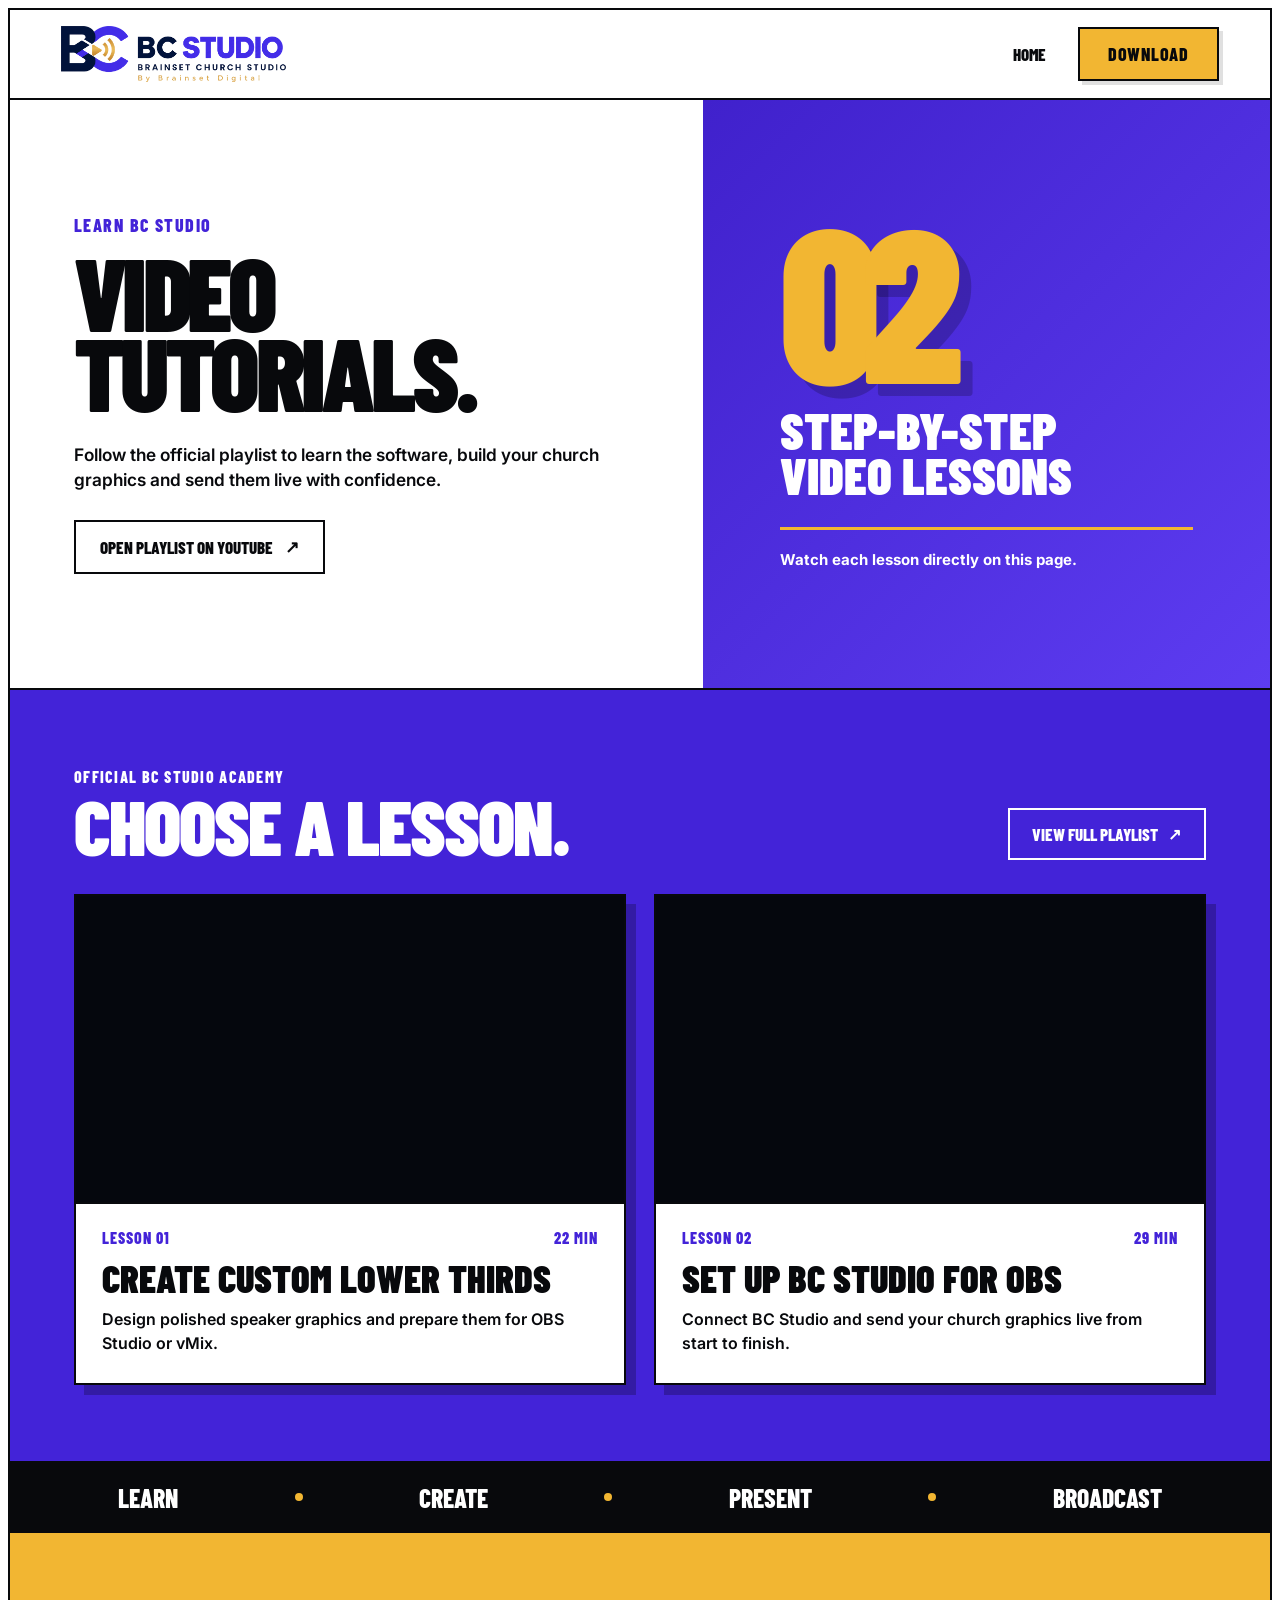
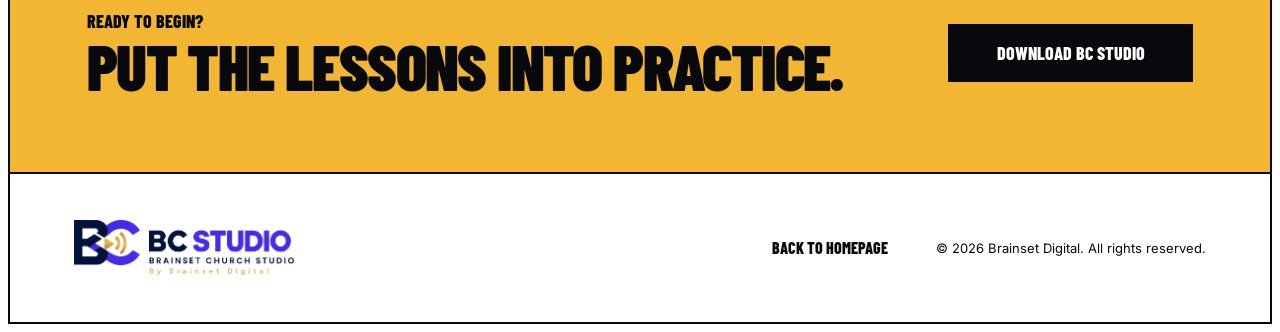
<file: tutorials/index.html>
<!DOCTYPE html><html lang="en"><head><meta charSet="utf-8"/><meta name="viewport" content="width=device-width, initial-scale=1"/><link rel="preload" href="../brand/bc-studio-complete-logo-transparent.png" as="image"/><title>BC Studio Video Tutorials · BC Studio</title><meta name="description" content="Watch the official BC Studio tutorials and learn how to create and broadcast church graphics with OBS Studio and vMix."/><meta name="application-name" content="BC Studio"/><meta name="author" content="Brainset Digital"/><link rel="author" href="https://bcstudiosoftware.com/"/><meta name="creator" content="Brainset Digital"/><meta name="publisher" content="Brainset Digital"/><meta name="category" content="Church broadcast software"/><meta name="robots" content="index, follow"/><meta property="og:title" content="BC Studio Video Tutorials"/><meta property="og:description" content="Learn how to create, present and broadcast church graphics with BC Studio."/><meta property="og:url" content="https://bcstudiosoftware.com/tutorials"/><meta property="og:site_name" content="BC Studio"/><meta property="og:type" content="website"/><meta property="og:image" content="https://bcstudiosoftware.com/og.png"/><meta property="og:image:width" content="1200"/><meta property="og:image:height" content="630"/><meta property="og:image:alt" content="BC Studio church graphics software"/><meta name="twitter:card" content="summary_large_image"/><meta name="twitter:title" content="BC Studio Video Tutorials"/><meta name="twitter:description" content="Learn how to create, present and broadcast church graphics with BC Studio."/><meta name="twitter:image" content="https://bcstudiosoftware.com/og.png"/><link rel="shortcut icon" href="../favicon.png"/><link rel="icon" href="../favicon.png" sizes="512x512" type="image/png"/><link rel="apple-touch-icon" href="../favicon.png"/><link rel="canonical" href="https://bcstudiosoftware.com/tutorials"/><link rel="stylesheet" href="./styles.css?v=20260918-tutorial-page"/><script async src="https://www.googletagmanager.com/gtag/js?id=G-EWMZDG0EBJ"></script><script>
window.dataLayer=window.dataLayer||[];function gtag(){dataLayer.push(arguments)}
gtag('js',new Date());gtag('config','G-EWMZDG0EBJ');
document.addEventListener('click',function(event){var link=event.target&&event.target.closest?event.target.closest('a'):null;if(!link||!link.href)return;if(link.href.indexOf('/releases/download/v1.6.0/BC-Studio-Setup-1.6.0-x64.exe')!==-1){gtag('event','download_bc_studio',{link_url:link.href})}if(link.href.indexOf('whatsapp.com/channel/0029Vb8QUIeAu3aMUhY3AE3J')!==-1){gtag('event','join_community',{link_url:link.href})}});
</script></head><body class="__variable_geist_19ysh9d __variable_geist_mono_1001rt9"><main class="tutorials-page"><nav class="tutorials-nav" aria-label="Tutorials navigation"><a class="tutorials-brand" href="../" aria-label="BC Studio home"><img src="../brand/bc-studio-complete-logo-transparent.png" alt="BC Studio, Brainset Church Studio"/></a><div class="tutorials-nav-actions"><a class="tutorials-home-link" href="../">Home</a><a class="tutorials-download" href="https://github.com/slimtechguy/bc-studio-website/releases/download/v1.6.0/BC-Studio-Setup-1.6.0-x64.exe">Download</a></div></nav><section class="tutorials-hero"><div class="tutorials-heading"><span class="tutorials-kicker">Learn BC Studio</span><h1>Video<br/>tutorials.</h1><p>Follow the official playlist to learn the software, build your church graphics and send them live with confidence.</p><a class="tutorials-youtube-link" href="https://www.youtube.com/playlist?list=PLIRPaBij0nGI" target="_blank" rel="noreferrer">Open playlist on YouTube <span aria-hidden="true">↗</span></a></div><div class="tutorials-hero-panel" aria-label="Tutorial library summary"><span class="tutorials-hero-number">02</span><p>Step-by-step<br/>video lessons</p><div class="tutorials-hero-line" aria-hidden="true"></div><span class="tutorials-hero-note">Watch each lesson directly on this page.</span></div></section><section class="tutorials-library" aria-labelledby="tutorial-library-title"><div class="tutorials-library-heading"><div><span>Official BC Studio Academy</span><h2 id="tutorial-library-title">Choose a lesson.</h2></div><a href="https://www.youtube.com/playlist?list=PLIRPaBij0nGI" target="_blank" rel="noreferrer">View full playlist <span aria-hidden="true">↗</span></a></div><div class="tutorials-grid"><article class="tutorial-card"><div class="tutorial-card-player"><iframe src="https://www.youtube.com/embed/UtxvFZj3_bA?rel=0&amp;list=PLIRPaBij0nGI" title="Create Custom Lower Thirds" loading="lazy" allow="accelerometer; autoplay; clipboard-write; encrypted-media; gyroscope; picture-in-picture; web-share" referrerPolicy="strict-origin-when-cross-origin" allowFullScreen=""></iframe></div><div class="tutorial-card-copy"><div class="tutorial-card-meta"><span>Lesson <!-- -->01</span><span>22 min</span></div><h3>Create Custom Lower Thirds</h3><p>Design polished speaker graphics and prepare them for OBS Studio or vMix.</p></div></article><article class="tutorial-card"><div class="tutorial-card-player"><iframe src="https://www.youtube.com/embed/KgWjTOScOaQ?rel=0&amp;list=PLIRPaBij0nGI" title="Set Up BC Studio for OBS" loading="lazy" allow="accelerometer; autoplay; clipboard-write; encrypted-media; gyroscope; picture-in-picture; web-share" referrerPolicy="strict-origin-when-cross-origin" allowFullScreen=""></iframe></div><div class="tutorial-card-copy"><div class="tutorial-card-meta"><span>Lesson <!-- -->02</span><span>29 min</span></div><h3>Set Up BC Studio for OBS</h3><p>Connect BC Studio and send your church graphics live from start to finish.</p></div></article></div></section><section class="tutorials-strip" aria-label="BC Studio workflow"><span>Learn</span><i></i><span>Create</span><i></i><span>Present</span><i></i><span>Broadcast</span></section><section class="tutorials-cta"><div><span>Ready to begin?</span><h2>Put the lessons into practice.</h2></div><a href="https://github.com/slimtechguy/bc-studio-website/releases/download/v1.6.0/BC-Studio-Setup-1.6.0-x64.exe">Download BC Studio</a></section><footer class="tutorials-footer"><img src="../brand/bc-studio-complete-logo-transparent.png" alt="BC Studio"/><a href="../">Back to homepage</a><p>© 2026 Brainset Digital. All rights reserved.</p></footer></main></body></html>
</file>
<file: styles.css>
@import url("https://fonts.googleapis.com/css2?family=Barlow+Condensed:wght@600;700;800;900&family=Inter:wght@400;500;600;700;800&display=swap");

.landing-page{--purple:#4323d8;--purple-2:#5c38ed;--gold:#f2b632;--ink:#08090c;--paper:#f8f8f6;min-height:100vh;overflow:hidden;background:var(--paper);color:var(--ink);font-family:"Inter",Arial,sans-serif}.landing-page *{box-sizing:border-box}.landing-page a{color:inherit;text-decoration:none}.landing-nav{height:92px;padding:10px clamp(20px,3vw,52px);display:grid;grid-template-columns:260px 1fr 150px;align-items:center;gap:30px;border:2px solid var(--ink);border-bottom:0;background:#fff}.landing-brand{display:block;width:225px;height:70px}.landing-brand img{width:100%;height:100%;object-fit:contain}.landing-links{display:flex;justify-content:center;gap:clamp(24px,4vw,62px);font:700 16px "Barlow Condensed",sans-serif;text-transform:uppercase}.landing-links a:hover{color:var(--purple)}.landing-nav-cta{padding:15px 24px;border:2px solid var(--ink);background:var(--gold);box-shadow:4px 4px 0 rgba(0,0,0,.12);text-align:center;font:800 18px "Barlow Condensed",sans-serif;text-transform:uppercase;letter-spacing:.04em}.landing-hero{min-height:620px;position:relative;padding:0 clamp(20px,3vw,52px);display:grid;grid-template-columns:39% 61%;align-items:stretch;border:2px solid var(--ink);background:#fff}.hero-copy{z-index:2;padding:38px 28px 25px 0;align-self:center}.hero-copy h1{margin:0;font:800 clamp(58px,6vw,100px)/.86 "Barlow Condensed",Impact,sans-serif;letter-spacing:-.035em;text-transform:uppercase}.hero-lede{margin:24px 0;font-size:clamp(17px,1.45vw,24px);font-weight:600;line-height:1.16}.hero-actions{display:flex;gap:14px;flex-wrap:wrap}.button{min-height:52px;padding:0 22px;display:inline-flex;align-items:center;justify-content:center;gap:9px;border:2px solid var(--ink);font:800 16px "Barlow Condensed",sans-serif;text-transform:uppercase;transition:transform .16s,box-shadow .16s}.button:hover{transform:translate(-2px,-2px);box-shadow:5px 5px 0 var(--ink)}.button-primary{background:var(--purple);color:#fff!important}.button-secondary{background:#fff}.hero-note{margin-top:26px;display:flex;align-items:center;gap:13px;font:700 13px "Barlow Condensed",sans-serif;text-transform:uppercase}.hero-note i{width:1px;height:20px;background:#bdbdbd}.hero-product{position:relative;min-height:100%;display:grid;place-items:center;background:linear-gradient(135deg,#4021cc,#5d3cf1)}.hero-product:before{content:"";position:absolute;inset:0;background:linear-gradient(90deg,transparent 49.8%,rgba(255,255,255,.07) 50%,transparent 50.2%),linear-gradient(transparent 49.8%,rgba(255,255,255,.07) 50%,transparent 50.2%);background-size:54px 54px}.hero-color-block{display:none}.bc-product{position:relative;z-index:2;width:70%;aspect-ratio:1.5;display:grid;grid-template-columns:19% 1fr;overflow:hidden;border:3px solid var(--ink);border-radius:5px;background:#0b1019;box-shadow:12px 12px 0 rgba(0,0,0,.22);color:#dbe0e9}.bc-product-nav{padding:5.5% 8%;background:#111722;display:flex;flex-direction:column;gap:5.5%;font-size:clamp(5px,.48vw,8px)}.bc-product-nav strong{margin-bottom:8%;color:#fff}.bc-product-nav strong span{color:#8c72ff}.bc-product-nav i{padding:5px 6px;color:#8d95a5;font-style:normal}.bc-product-nav i.active{background:#4e28ca;color:#fff}.bc-product-main{padding:4.5%;min-width:0}.bc-product-main>header{display:flex;justify-content:space-between;font-size:clamp(6px,.52vw,9px)}.bc-product-main>header span{padding:4px 7px;background:#5531df;color:#fff}.bc-product-grid{margin-top:5%;display:grid;grid-template-columns:1fr 1fr;gap:4% 3%}.bc-product-grid article{aspect-ratio:1.65;padding:6%;border:1px solid #303845;background:#0e141e}.bc-product-grid article>small{display:block;margin-bottom:8%;font-size:clamp(5px,.42vw,7px)}.mock-lower,.feature-lower{padding:6% 8%;background:linear-gradient(100deg,#211061,#6b28e9 70%,#281064);border-left:6px solid #a489ff;transform:skewX(-8deg);color:#fff}.mock-lower b,.mock-lower em,.feature-lower b,.feature-lower span{display:block;transform:skewX(8deg);font-size:clamp(5px,.5vw,8px);font-style:normal}.mock-lower em,.feature-lower span{font-size:.72em}.mock-verse,.mock-quote,.feature-verse,.feature-quote{color:#fff;text-align:center;font-size:clamp(5px,.48vw,8px);line-height:1.4}.mock-verse b,.mock-quote b,.feature-verse b,.feature-quote b{display:block;margin-top:5%;color:var(--gold);font-size:.78em}.mock-ticker,.feature-ticker{margin-top:12%;padding:5% 7%;background:var(--purple);font-size:clamp(5px,.48vw,8px);font-weight:700}.mock-ticker b,.feature-ticker b{float:right}.recent-label{display:block;margin:4% 0 2%;font-size:6px}.recent-row{display:grid;grid-template-columns:repeat(4,1fr);gap:3%}.recent-row i{height:20px;border:1px solid #303845;background:#171f2a}.floating-output{position:absolute;z-index:3;right:1.5%;width:25%;border:2px solid #fff;box-shadow:5px 5px 0 rgba(0,0,0,.3)}.output-scripture{top:12%;padding:3%;background:#090f1d;color:#fff;text-align:center;font-size:clamp(6px,.63vw,10px);line-height:1.4}.output-scripture b{display:block;margin-top:7px;color:var(--gold);font-size:.75em}.output-lower{top:52%;padding:3% 4%;background:linear-gradient(90deg,#32148c,#6a28ed 70%,#261063);border-left:5px solid #fff;color:#fff;transform:skewX(-6deg)}.output-lower b,.output-lower span{display:block;transform:skewX(6deg);font-size:clamp(6px,.68vw,11px)}.output-lower span{font-size:.6em}.broadcast-ticker{min-height:44px;padding:8px 14px;display:flex;align-items:center;justify-content:space-around;gap:15px;overflow:hidden;border:2px solid var(--ink);border-top:0;background:var(--ink);color:#fff;font:800 21px "Barlow Condensed",sans-serif;text-transform:uppercase;white-space:nowrap}.broadcast-ticker i{width:7px;height:7px;flex:0 0 auto;border-radius:50%;background:var(--gold)}

@media(max-width:900px){.landing-links{display:none}.landing-nav{grid-template-columns:1fr auto}.landing-hero{grid-template-columns:1fr}.hero-copy{padding:45px 0}.hero-product{min-height:500px}.hero-copy h1{font-size:82px}.hero-note{flex-wrap:wrap}}
@media(max-width:600px){.landing-nav{height:78px;padding:8px 14px;grid-template-columns:1fr 105px}.landing-brand{width:155px;height:55px}.landing-nav-cta{padding:11px 9px;font-size:15px}.landing-hero{padding:0 16px}.hero-copy h1{font-size:58px}.hero-product{min-height:320px;margin:0 -16px}.bc-product{width:83%}.floating-output{display:none}.broadcast-ticker{justify-content:flex-start;font-size:17px}.broadcast-ticker span:nth-of-type(n+4),.broadcast-ticker i:nth-of-type(n+4){display:none}}

.section-heading{padding:0 0 20px;display:flex;align-items:center;justify-content:space-between;gap:30px}.section-heading h2,.control-copy h2,.compatibility-section h2,.packs-section h2,.download-section h2{margin:0;font:800 clamp(38px,4.5vw,68px)/.92 "Barlow Condensed",Impact,sans-serif;letter-spacing:-.025em;text-transform:uppercase}.dot-grid{width:106px;height:47px;display:block;background-image:radial-gradient(#999 1.4px,transparent 1.4px);background-size:9px 9px}.features-section{padding:40px clamp(20px,3vw,52px) 32px;border:2px solid var(--ink);border-top:0;background:#fff}.feature-grid{display:grid;grid-template-columns:repeat(3,minmax(0,1fr));gap:12px}.feature-card{min-width:0;padding:14px;border:2px solid var(--ink);background:#fff}.feature-card header{height:50px;display:flex;align-items:center;gap:14px}.feature-card header strong{color:var(--purple);font:800 47px/1 "Barlow Condensed",sans-serif}.feature-card header b{font:800 22px "Barlow Condensed",sans-serif;text-transform:uppercase}.feature-visual{height:150px;margin:10px 0 14px;overflow:hidden;background:#0b1019;display:grid;place-items:center;padding:13px}.feature-visual img{width:100%;height:100%;object-fit:cover}.feature-lower{width:88%}.feature-lower b{font-size:13px}.feature-lower span{font-size:9px}.feature-verse,.feature-quote{font-size:14px}.feature-ticker{width:94%;font-size:14px}.feature-freeform{width:100%;height:100%;display:grid;place-items:center;align-content:center;position:relative;background:linear-gradient(145deg,#10121a,#2a2c35);color:#fff;transform:rotate(-3deg);text-align:center}.feature-freeform:after{content:"";position:absolute;right:-8%;bottom:-25%;width:38%;height:55%;background:var(--gold);clip-path:polygon(30% 0,100% 0,70% 100%,0 100%)}.feature-freeform b{font:800 30px/1 "Barlow Condensed",sans-serif}.feature-freeform span{font-size:9px}.feature-card>p{margin:0;min-height:42px;text-align:center;font-size:14px;line-height:1.45}.control-section{min-height:465px;padding:30px clamp(20px,3vw,52px);display:grid;grid-template-columns:28% minmax(0,1fr) 23%;align-items:center;gap:34px;border:2px solid var(--ink);border-top:0;background:linear-gradient(120deg,#6a46eb,#3920c8);color:#fff}.control-copy{position:relative}.control-copy>span{position:absolute;left:-10px;top:-96px;color:rgba(255,255,255,.13);font:900 140px "Barlow Condensed",sans-serif;text-transform:uppercase}.control-copy h2{position:relative;font-size:clamp(52px,5vw,78px)}.control-copy p{position:relative;margin:20px 0 0;font-size:17px;line-height:1.4}.control-section .bc-product{width:100%;box-shadow:10px 10px 0 rgba(0,0,0,.22)}.control-status{display:grid;gap:28px}.control-status article{position:relative;padding-left:42px}.control-status article:before{content:"";position:absolute;left:0;top:17px;width:31px;height:2px;background:var(--gold)}.control-status article:after{content:"";position:absolute;left:0;top:17px;width:2px;height:24px;background:var(--gold)}.control-status b{font:800 26px "Barlow Condensed",sans-serif;text-transform:uppercase}.control-status b i{display:inline-block;width:10px;height:10px;margin-left:7px;border-radius:50%}.control-status .green{background:#62e247}.control-status .red{background:#f14243}.control-status .gold{background:var(--gold)}.control-status p{margin:1px 0 0;font-size:14px;line-height:1.35}.process-section{padding:34px clamp(20px,3vw,52px) 30px;border:2px solid var(--ink);border-top:0;background:#fff}.process-grid{display:grid;grid-template-columns:1fr 52px 1fr 52px 1fr;align-items:center}.process-grid article{min-height:205px;padding:17px;display:grid;grid-template-columns:78px 1fr;gap:10px;border:2px solid var(--ink)}.process-grid article>strong{color:var(--purple);font:800 62px "Barlow Condensed",sans-serif}.process-grid article div>b{display:block;font:800 20px "Barlow Condensed",sans-serif;text-transform:uppercase}.process-icon{height:90px;display:grid;place-items:center;color:#111;font:700 40px "Barlow Condensed",sans-serif;text-align:center}.template-icon{line-height:.8;letter-spacing:4px}.process-grid p{margin:0;font-size:14px;line-height:1.35}.process-arrow{font:900 45px "Barlow Condensed",sans-serif;text-align:center;font-style:normal}.output-section{padding:28px clamp(20px,3vw,52px) 32px;border:2px solid var(--ink);border-top:0;background:#050506;color:#fff}.section-heading.inverse .dot-grid{background-image:radial-gradient(#646464 1.4px,transparent 1.4px)}.output-grid{display:grid;grid-template-columns:repeat(3,minmax(0,1fr));gap:28px}.output-grid article{padding:12px;border:2px solid var(--purple-2);text-align:center}.output-grid article>b{display:block;margin-bottom:9px;color:var(--gold);font:800 22px "Barlow Condensed",sans-serif;text-transform:uppercase}.output-grid article>p{margin:12px 0 2px;font-size:14px;line-height:1.35}.output-image,.social-output{height:230px;overflow:hidden;border:1px solid #444;background:#0b1019}.output-image img{width:100%;height:100%;object-fit:cover}.stage-output img{object-position:68% center}.stream-output img{object-position:center}.social-output{padding:32px;background:radial-gradient(circle at center,#28155d,#080d18 75%);text-align:left}.social-output>p{margin:4px 0;text-align:center;font:20px/1.32 Georgia,serif}.social-output>b{display:block;color:var(--gold);text-align:center;font-size:12px}.compatibility-section{padding:20px clamp(20px,7vw,120px);display:flex;align-items:center;justify-content:space-between;gap:40px;border:2px solid var(--ink);border-top:0;background:linear-gradient(90deg,#efb12e,#f8c64c)}.compatibility-section h2{font-size:clamp(38px,4vw,60px)}.compatibility-section p{margin:4px 0 0;font-size:16px;font-weight:600}.compatibility-section p i{display:inline-block;width:7px;height:7px;margin:0 12px;border-radius:50%;background:#111}.compatibility-logos{display:flex;align-items:center;gap:26px}.obs-mark{font-size:64px}.vmix-mark{font-size:62px;color:#2859a8}.packs-section{padding:28px clamp(20px,3vw,52px) 20px;border:2px solid var(--ink);border-top:0;background:linear-gradient(100deg,#5330dd,#3a20bd);color:#fff}.packs-section>header{display:flex;justify-content:space-between;align-items:center}.packs-section>header .dot-grid{background-image:radial-gradient(rgba(255,255,255,.5) 1.4px,transparent 1.4px)}.pack-grid{margin-top:22px;display:grid;grid-template-columns:repeat(3,minmax(0,1fr)) 180px;gap:14px;align-items:center}.pack-card{height:130px;padding:18px;display:grid;place-items:center;align-content:center;border:2px solid #fff;font:700 22px Georgia,serif;text-align:center}.pack-card small{color:var(--gold)}.royal{background:linear-gradient(135deg,#fff,#eee9dd);color:#8e773d}.modern{background:linear-gradient(135deg,#071020,#102850);color:#fff}.sunday{position:relative;overflow:hidden;background:linear-gradient(135deg,#16133a,#08091a);color:#fff;border-color:var(--gold)}.sunday:after{content:"";position:absolute;right:-20px;top:-35px;width:74px;height:190px;background:var(--gold);transform:rotate(24deg)}.pack-grid>a{padding:15px 18px;border:2px solid #111;background:#fff;color:#111;text-align:center;font:800 18px "Barlow Condensed",sans-serif;text-transform:uppercase}.value-strip{display:grid;grid-template-columns:repeat(4,1fr);border:2px solid var(--ink);border-top:0;background:#fff}.value-strip article{min-height:112px;padding:18px 22px;display:flex;align-items:center;gap:16px;border-right:2px solid var(--ink)}.value-strip article:last-child{border:0}.value-strip article>span{font-size:34px}.value-strip b{font:800 21px "Barlow Condensed",sans-serif;text-transform:uppercase}.value-strip p{margin:3px 0 0;font-size:13px;line-height:1.35}.download-section{min-height:170px;position:relative;padding:25px clamp(20px,3vw,52px) 25px 17%;display:grid;grid-template-columns:1fr 330px 240px;align-items:center;gap:26px;border:2px solid var(--ink);border-top:0;background:#050506;color:#fff}.download-section h2{font-size:clamp(48px,5vw,78px)}.download-section>p{position:absolute;left:17%;bottom:16px;margin:0;font-size:14px}.cta-chevron{position:absolute;left:0;top:0;bottom:0;width:12%;background:var(--purple);clip-path:polygon(0 0,70% 0,100% 50%,70% 100%,0 100%)}.button-gold{background:var(--gold);color:#111!important}.button-dark-outline{border-color:#fff;color:#fff!important}.landing-footer{padding:20px clamp(20px,3vw,52px) 28px;display:grid;grid-template-columns:260px repeat(3,1fr) 190px;gap:34px;border:2px solid var(--ink);border-top:0;background:#fff}.landing-footer>img{width:220px;height:80px;object-fit:contain}.landing-footer>div{display:flex;flex-direction:column;gap:4px;font-size:12px}.landing-footer>div b{font:800 16px "Barlow Condensed",sans-serif;text-transform:uppercase}.landing-footer>p{margin:0;align-self:end;font-size:12px;line-height:1.5;text-align:right}.landing-footer a:hover{color:var(--purple)}

@media(max-width:1000px){.feature-grid{grid-template-columns:repeat(2,1fr)}.control-section{grid-template-columns:1fr 1.3fr}.control-status{grid-column:1/-1;grid-template-columns:repeat(3,1fr)}.process-grid{grid-template-columns:1fr;gap:12px}.process-arrow{transform:rotate(90deg)}.output-grid{gap:12px}.pack-grid{grid-template-columns:repeat(3,1fr)}.pack-grid>a{grid-column:1/-1}.value-strip{grid-template-columns:1fr 1fr}.value-strip article:nth-child(2){border-right:0}.value-strip article:nth-child(-n+2){border-bottom:2px solid var(--ink)}.download-section{padding-left:15%;grid-template-columns:1fr 1fr}.download-section h2{grid-column:1/-1}.download-section>p{position:static}.landing-footer{grid-template-columns:1fr repeat(3,1fr)}.landing-footer>p{grid-column:1/-1;text-align:left}}
@media(max-width:700px){.feature-grid,.output-grid{grid-template-columns:1fr}.section-heading h2{font-size:42px}.control-section{grid-template-columns:1fr}.control-copy>span{top:-45px;font-size:90px}.control-status{grid-template-columns:1fr}.compatibility-section{align-items:flex-start;flex-direction:column}.pack-grid{grid-template-columns:1fr}.value-strip{grid-template-columns:1fr}.value-strip article{border-right:0;border-bottom:2px solid var(--ink)!important}.value-strip article:last-child{border-bottom:0!important}.download-section{padding:35px 20px 35px 22%;grid-template-columns:1fr}.download-section>p{grid-row:2}.cta-chevron{width:16%}.landing-footer{grid-template-columns:1fr 1fr}.landing-footer>img,.landing-footer>p{grid-column:1/-1}.feature-visual{height:180px}}
@media(max-width:440px){.control-section .bc-product{width:112%;margin-left:-6%}.process-grid article{grid-template-columns:64px 1fr}.process-grid article>strong{font-size:52px}.landing-footer{grid-template-columns:1fr}}
@media(prefers-reduced-motion:reduce){.landing-page *{scroll-behavior:auto!important;transition:none!important}}

/* Image-generated broadcast assets */
.bc-product{display:block;aspect-ratio:1.5;padding:0;background:#080d17}
.bc-product .dashboard-shot{display:block;width:100%;height:100%;object-fit:cover;object-position:center}
.feature-visual.lower-third-card{padding:6px;background:#090d17}
.feature-visual.lower-third-card img{object-fit:contain;filter:drop-shadow(0 8px 10px rgba(0,0,0,.35))}
.feature-visual.quote{padding:0}
.feature-visual.quote img{object-fit:cover}
.output-lower{padding:0;border:0;background:transparent;box-shadow:6px 6px 0 rgba(0,0,0,.28);transform:none}
.output-lower img{display:block;width:100%;height:auto;filter:drop-shadow(0 7px 8px rgba(0,0,0,.35))}
.social-output{padding:0;background:#080d18}
.social-output img{display:block;width:100%;height:100%;object-fit:cover}

/* Browser-review placement corrections */
.hero-product>.bc-product{width:68%;transform:translateX(-5%)}
.control-section .bc-product{transform:none}
.floating-output{right:1%;width:21.5%}
.output-lower{top:39%;height:72px;overflow:hidden}
.output-lower img{width:100%;height:100%;object-fit:cover;object-position:center}
.feature-visual.lower-third-card{position:relative;overflow:hidden;padding:0}
.feature-visual.lower-third-card img{position:static;width:100%;height:100%;object-fit:cover;object-position:center;filter:none}

.pack-card{position:relative;display:block;padding:0;overflow:hidden;background:#0a1020}
.pack-card img{display:block;width:100%;height:100%;object-fit:cover}
.pack-card b{position:absolute;inset:0;z-index:2;display:grid;place-items:center;padding:12px;text-shadow:0 2px 8px rgba(0,0,0,.75)}
.pack-card.royal b{color:#8e773d;text-shadow:0 1px 4px rgba(255,255,255,.8)}
.pack-card.sunday:after{display:none}

.download-section{grid-template-columns:minmax(0,1fr) 330px 240px}
.download-copy{min-width:0;align-self:center}
.download-copy h2{margin:0;font:800 clamp(48px,5vw,78px)/.88 "Barlow Condensed",Impact,sans-serif;letter-spacing:-.025em;text-transform:uppercase}
.download-copy p{margin:12px 0 0;font-size:14px;line-height:1.35}

@media(max-width:1000px){.download-section{grid-template-columns:1fr 1fr}.download-copy{grid-column:1/-1}}
@media(max-width:700px){.download-section{grid-template-columns:1fr}.download-copy{grid-column:auto}.hero-product>.bc-product{transform:none}}

/* Reference-matched three-step workflow */
.process-section{padding:28px clamp(20px,3vw,52px) 24px;background:#fff}
.process-section .section-heading{padding-bottom:16px}
.process-grid{grid-template-columns:minmax(0,1fr) 58px minmax(0,1fr) 58px minmax(0,1fr);align-items:center}
.process-grid article{min-height:214px;padding:18px 16px;grid-template-columns:74px minmax(0,1fr);gap:8px;background:#fff}
.process-grid article>strong{align-self:start;color:var(--purple);font:800 64px/.9 "Barlow Condensed",Impact,sans-serif;letter-spacing:-.04em}
.process-card-body{min-width:0;display:flex;flex-direction:column;align-items:flex-start}
.process-grid article .process-card-body>b{font:800 21px/1 "Barlow Condensed",Impact,sans-serif;text-transform:uppercase}
.process-grid article .process-card-body>p{margin:0;font-size:14px;line-height:1.3}
.process-glyph{height:105px;width:100%;display:flex;align-items:center;justify-content:center;color:#08090c}
.process-templates{display:grid;grid-template-columns:30px 30px;grid-template-rows:30px 30px;gap:9px}
.process-templates i{display:block;width:30px;height:30px;border:2px solid #08090c;background:#fff}
.process-templates i.plus{display:grid;place-items:center;border-radius:5px;font:500 31px/1 Arial,sans-serif;font-style:normal}
.process-customize{gap:38px}
.process-customize>span{font:700 50px/1 Georgia,serif}
.process-customize>div{width:88px;display:grid;gap:14px}
.process-customize i{position:relative;display:block;width:88px;height:3px;background:#08090c}
.process-customize i:after{content:"";position:absolute;top:50%;width:12px;height:12px;border-radius:50%;background:#08090c;transform:translate(-50%,-50%)}
.process-customize i:nth-child(1):after{left:28%}.process-customize i:nth-child(2):after{left:68%}.process-customize i:nth-child(3):after{left:45%}
.process-live{gap:15px}
.process-live .monitor{position:relative;width:88px;height:61px;display:block;border:5px solid #08090c;border-radius:2px;background:#fff}
.process-live .monitor:before{content:"";position:absolute;left:50%;top:50%;width:0;height:0;border-top:12px solid transparent;border-bottom:12px solid transparent;border-left:19px solid #08090c;transform:translate(-38%,-50%)}
.process-live .monitor:after{content:"";position:absolute;left:50%;bottom:-18px;width:52px;height:5px;background:#08090c;transform:translateX(-50%)}
.process-live .monitor i{position:absolute;left:50%;bottom:-14px;width:5px;height:13px;background:#08090c;transform:translateX(-50%)}
.process-live .signal{height:58px;display:flex;align-items:center;gap:4px}
.process-live .signal i{display:block;width:10px;height:34px;border-right:5px solid #08090c;border-radius:0 100% 100% 0}
.process-live .signal i:nth-child(2){height:48px}.process-live .signal i:nth-child(3){height:60px}
.process-arrow{width:44px;height:36px;margin:auto;background:#08090c;clip-path:polygon(0 34%,68% 34%,68% 0,100% 50%,68% 100%,68% 66%,0 66%);font-size:0;transform:none}

@media(max-width:1000px){.process-grid{grid-template-columns:1fr;gap:12px}.process-arrow{transform:rotate(90deg)}.process-grid article{width:100%}}

/* Continuous left-to-right broadcast ticker */
.broadcast-ticker{padding:8px 0;display:block}
.broadcast-ticker-track{width:max-content;display:flex;align-items:center;animation:broadcast-ticker-scroll 18s linear infinite;will-change:transform}
.broadcast-ticker-group{min-width:100vw;padding:0 clamp(22px,4vw,64px);display:flex;align-items:center;justify-content:space-around;gap:clamp(28px,4vw,72px)}
@keyframes broadcast-ticker-scroll{from{transform:translateX(-50%)}to{transform:translateX(-25%)}}

/* Official OBS Studio and vMix marks */
.compatibility-logos{min-width:310px;justify-content:flex-end;gap:22px}
.compatibility-logos span{font:800 34px/1 "Barlow Condensed",sans-serif}
.compatibility-logos img{display:block;object-fit:contain}
.compatibility-logos .obs-mark{width:72px;height:72px;font-size:0}
.compatibility-logos .vmix-mark{width:165px;height:72px;font-size:0;color:initial}

@media(max-width:600px){.broadcast-ticker-track{animation-duration:14s}.broadcast-ticker-group{gap:24px;padding:0 20px}.compatibility-logos{min-width:0;gap:12px}.compatibility-logos .obs-mark{width:52px;height:52px}.compatibility-logos .vmix-mark{width:118px;height:52px}}
@media(prefers-reduced-motion:reduce){.broadcast-ticker-track{animation-play-state:paused}}

/* Give the hero software interface a little more visual weight. */
.hero-product>.bc-product{width:76%}
@media(max-width:900px){.hero-product>.bc-product{width:86%}}

/* Homepage tutorials invitation */
.tutorial-promo{padding:clamp(34px,5vw,72px) clamp(22px,5vw,76px);display:grid;grid-template-columns:minmax(320px,.85fr) minmax(480px,1.15fr);align-items:center;gap:clamp(36px,6vw,100px);border:2px solid var(--ink);border-top:0;background:linear-gradient(120deg,#10131c 0%,#08090c 45%,#211068 100%);color:#fff}.tutorial-promo-copy>span{color:var(--gold);font:800 17px "Barlow Condensed",sans-serif;letter-spacing:.08em;text-transform:uppercase}.tutorial-promo-copy h2{margin:10px 0 18px;font:900 clamp(48px,5vw,78px)/.86 "Barlow Condensed",Impact,sans-serif;letter-spacing:-.03em;text-transform:uppercase}.tutorial-promo-copy p{max-width:570px;margin:0 0 26px;font-size:clamp(16px,1.3vw,20px);line-height:1.45}.tutorial-promo-button{background:var(--gold);color:var(--ink)!important}.tutorial-promo-button b{font-size:24px;line-height:1}.tutorial-promo-steps{display:grid;grid-template-columns:1fr auto 1fr auto 1fr;align-items:center;gap:16px}.tutorial-promo-steps article{min-height:170px;padding:22px 16px;display:flex;flex-direction:column;justify-content:space-between;border:2px solid rgba(255,255,255,.8);background:rgba(255,255,255,.05)}.tutorial-promo-steps strong{color:var(--purple-2);font:900 clamp(48px,5vw,74px)/.8 "Barlow Condensed",Impact,sans-serif}.tutorial-promo-steps span{font:800 20px "Barlow Condensed",sans-serif;text-transform:uppercase}.tutorial-promo-steps>i{color:var(--gold);font:800 28px/1 Arial,sans-serif;font-style:normal}
@media(max-width:950px){.tutorial-promo{grid-template-columns:1fr}.tutorial-promo-steps{max-width:700px}}
@media(max-width:600px){.tutorial-promo{padding:42px 22px}.tutorial-promo-steps{grid-template-columns:1fr 1fr 1fr;gap:8px}.tutorial-promo-steps>i{display:none}.tutorial-promo-steps article{min-height:120px;padding:14px 10px}.tutorial-promo-steps strong{font-size:46px}.tutorial-promo-steps span{font-size:16px}}

/* Download lead capture */
.download-section{min-height:0;padding:clamp(44px,6vw,82px) clamp(22px,5vw,78px) clamp(44px,6vw,82px) clamp(100px,12vw,190px);grid-template-columns:minmax(270px,.72fr) minmax(520px,1.28fr);align-items:start;gap:clamp(34px,5vw,76px)}
.download-copy{position:relative;z-index:1;padding-top:8px}.download-copy .download-kicker{display:block;margin-bottom:13px;color:var(--gold);font:800 17px "Barlow Condensed",sans-serif;letter-spacing:.09em;text-transform:uppercase}.download-section .download-copy h2{font-size:clamp(54px,6vw,88px)}.download-copy>p{max-width:500px;margin:22px 0 28px;color:#d6d7dc;font-size:17px;line-height:1.5}.download-copy .button{width:max-content}.download-lead-form{position:relative;z-index:1;padding:clamp(24px,3vw,38px);border:2px solid #fff;background:#f8f8f6;color:var(--ink);box-shadow:12px 12px 0 var(--purple)}.lead-form-heading>span{color:var(--purple);font:800 15px "Barlow Condensed",sans-serif;letter-spacing:.08em;text-transform:uppercase}.lead-form-heading h3{margin:7px 0 8px;font:900 clamp(34px,3vw,48px)/.95 "Barlow Condensed",Impact,sans-serif;text-transform:uppercase}.lead-form-heading p{margin:0 0 22px;color:#474955;font-size:14px;line-height:1.45}.lead-form-grid{display:grid;grid-template-columns:1fr 1fr;gap:14px}.lead-form-grid label{display:grid;gap:7px}.lead-form-grid label>span{font:800 14px "Barlow Condensed",sans-serif;text-transform:uppercase;letter-spacing:.02em}.lead-form-grid input{width:100%;min-height:50px;padding:12px 14px;border:2px solid #17181d;border-radius:0;background:#fff;color:#111;font:500 15px "Inter",Arial,sans-serif;outline:none}.lead-form-grid input:focus{border-color:var(--purple);box-shadow:0 0 0 3px rgba(67,35,216,.16)}.lead-form-wide{grid-column:1/-1}.lead-consent{margin:18px 0;display:grid;grid-template-columns:22px 1fr;align-items:start;gap:10px;color:#343640;font-size:13px;line-height:1.45}.lead-consent input{width:18px;height:18px;margin:1px 0 0;accent-color:var(--purple)}.lead-submit{width:100%;border-radius:0;cursor:pointer}.lead-submit:disabled{cursor:wait;opacity:.7}.lead-privacy{margin:11px 0 0;color:#666973;font-size:11px;line-height:1.45;text-align:center}.lead-message{margin:14px 0 0;padding:11px 13px;border:2px solid;font-size:13px;line-height:1.4}.lead-message.success{border-color:#18884b;background:#e9fff3;color:#0a582f}.lead-message.error{border-color:#be8a12;background:#fff4d1;color:#604400}.lead-message a{text-decoration:underline;font-weight:800}
@media(max-width:1000px){.download-section{padding-left:15%;grid-template-columns:1fr}.download-copy{grid-column:auto}.download-copy>p{max-width:700px}.download-lead-form{max-width:760px}}
@media(max-width:700px){.download-section{padding:44px 20px 52px 22%}.download-section .download-copy h2{font-size:52px}.download-lead-form{padding:22px 16px;box-shadow:7px 7px 0 var(--purple)}.lead-form-grid{grid-template-columns:1fr}.lead-form-wide{grid-column:auto}.download-copy .button{width:100%}}
.download-launch{min-height:220px;grid-template-columns:minmax(0,1fr) minmax(300px,420px);align-items:center}.download-launch .download-copy{max-width:760px}.download-launch-actions{position:relative;z-index:1;display:grid;gap:14px}.download-launch-actions .button{width:100%}
@media(max-width:1000px){.download-launch{grid-template-columns:1fr}.download-launch-actions{max-width:560px}}

/* BC Studio 1.5 launch preview */
.release-15{position:relative;padding:clamp(46px,6vw,88px) clamp(22px,5vw,78px);display:grid;grid-template-columns:minmax(300px,.76fr) minmax(560px,1.24fr);align-items:center;gap:clamp(42px,6vw,96px);overflow:hidden;border:2px solid var(--ink);border-top:0;background:linear-gradient(125deg,#090a0e 0%,#11121a 48%,#3f20d0 100%);color:#fff}.release-15:before{content:"1.5";position:absolute;right:-.03em;top:-.2em;color:rgba(255,255,255,.055);font:900 clamp(260px,38vw,590px)/1 "Barlow Condensed",Impact,sans-serif;letter-spacing:-.08em;pointer-events:none}.release-15:after{content:"";position:absolute;inset:0;background:linear-gradient(90deg,transparent 49.8%,rgba(255,255,255,.04) 50%,transparent 50.2%),linear-gradient(transparent 49.8%,rgba(255,255,255,.04) 50%,transparent 50.2%);background-size:64px 64px;pointer-events:none}.release-15-intro,.release-15-showcase{position:relative;z-index:1}.release-15-label{display:flex;align-items:center;gap:12px;color:var(--gold);font:800 16px "Barlow Condensed",sans-serif;letter-spacing:.12em;text-transform:uppercase}.release-15-label i{width:9px;height:9px;border-radius:50%;background:#7dff53;box-shadow:0 0 0 6px rgba(125,255,83,.11)}.release-15-version{margin:28px 0 12px;display:flex;align-items:flex-end;gap:13px}.release-15-version small{padding-bottom:12px;color:#c8c9d1;font:800 17px "Barlow Condensed",sans-serif;letter-spacing:.08em;text-transform:uppercase;writing-mode:vertical-rl;transform:rotate(180deg)}.release-15-version strong{font:900 clamp(110px,13vw,196px)/.66 "Barlow Condensed",Impact,sans-serif;letter-spacing:-.065em}.release-15-intro h2{margin:0;font:900 clamp(48px,5vw,78px)/.86 "Barlow Condensed",Impact,sans-serif;letter-spacing:-.03em;text-transform:uppercase}.release-15-intro>p{max-width:570px;margin:24px 0 30px;color:#d7d7df;font-size:clamp(16px,1.25vw,19px);line-height:1.52}.release-15-button{border-color:var(--gold);background:var(--gold);color:var(--ink)!important}.release-15-button b{font-size:24px;line-height:1}.release-15-showcase{display:grid;gap:16px}.release-15-screen{position:relative;padding:16px;border:2px solid rgba(255,255,255,.88);background:#090d17;box-shadow:14px 14px 0 rgba(8,9,12,.45);transform:rotate(1deg)}.release-15-screen img{display:block;width:100%;height:auto}.release-15-screen-tag{position:absolute;right:-2px;top:-2px;padding:10px 14px;background:var(--gold);color:var(--ink);font:800 14px "Barlow Condensed",sans-serif;letter-spacing:.06em;text-transform:uppercase}.release-15-features{display:grid;grid-template-columns:1fr 1fr;gap:10px}.release-15-features article{min-height:116px;padding:17px;display:grid;grid-template-columns:52px 1fr;gap:12px;border:1px solid rgba(255,255,255,.5);background:rgba(8,9,12,.74);backdrop-filter:blur(8px)}.release-15-features article>span{color:var(--purple-2);font:900 42px/.9 "Barlow Condensed",Impact,sans-serif}.release-15-features b{font:800 20px/1 "Barlow Condensed",sans-serif;text-transform:uppercase}.release-15-features p{margin:8px 0 0;color:#cacbd3;font-size:14px;line-height:1.4}.release-15-features code{color:var(--gold);font-size:.92em}
@media(max-width:1050px){.release-15{grid-template-columns:1fr}.release-15-intro{max-width:760px}.release-15-showcase{max-width:900px}.release-15-version strong{font-size:150px}}
@media(max-width:650px){.release-15{padding:46px 20px}.release-15-version{margin-top:24px}.release-15-version strong{font-size:116px}.release-15-intro h2{font-size:52px}.release-15-button{width:100%}.release-15-screen{padding:8px;box-shadow:8px 8px 0 rgba(8,9,12,.5)}.release-15-screen-tag{padding:7px 9px;font-size:12px}.release-15-features{grid-template-columns:1fr}.release-15-features article{min-height:104px}}

/* Academy installation lesson */
.tutorial-promo{grid-template-areas:"copy install" "steps steps";align-items:start}.tutorial-promo-copy{grid-area:copy;align-self:center}.tutorial-install-card{grid-area:install;overflow:hidden;border:2px solid rgba(255,255,255,.86);background:#08090c;box-shadow:10px 10px 0 rgba(67,35,216,.65)}.tutorial-install-player{position:relative;aspect-ratio:16/9;background:#050506}.tutorial-install-player iframe{position:absolute;inset:0;width:100%;height:100%;border:0}.tutorial-install-copy{padding:20px 22px 22px}.tutorial-install-copy>span{color:var(--gold);font:800 14px "Barlow Condensed",sans-serif;letter-spacing:.08em;text-transform:uppercase}.tutorial-install-copy h3{margin:7px 0 8px;font:900 clamp(28px,3vw,42px)/.95 "Barlow Condensed",Impact,sans-serif;text-transform:uppercase}.tutorial-install-copy p{margin:0;color:#d0d1d8;font-size:14px;line-height:1.45}.tutorial-promo-steps{grid-area:steps;margin-top:6px}.tutorial-promo-steps article{min-height:118px}.tutorial-promo-steps strong{font-size:58px}
@media(max-width:950px){.tutorial-promo{grid-template-areas:"copy" "install" "steps"}.tutorial-install-card{max-width:760px}.tutorial-promo-steps{max-width:760px}}
@media(max-width:600px){.tutorial-install-copy{padding:17px 16px 19px}.tutorial-install-copy h3{font-size:30px}.tutorial-install-copy p{font-size:14px}.tutorial-promo-steps article{min-height:105px}.tutorial-promo-steps strong{font-size:44px}}
</file>
<file: download/styles.css>
@import url("https://fonts.googleapis.com/css2?family=Barlow+Condensed:wght@600;700;800;900&family=Inter:wght@400;500;600;700;800&display=swap");

.landing-page{--purple:#4323d8;--purple-2:#5c38ed;--gold:#f2b632;--ink:#08090c;--paper:#f8f8f6;min-height:100vh;overflow:hidden;background:var(--paper);color:var(--ink);font-family:"Inter",Arial,sans-serif}.landing-page *{box-sizing:border-box}.landing-page a{color:inherit;text-decoration:none}.landing-nav{height:92px;padding:10px clamp(20px,3vw,52px);display:grid;grid-template-columns:260px 1fr 150px;align-items:center;gap:30px;border:2px solid var(--ink);border-bottom:0;background:#fff}.landing-brand{display:block;width:225px;height:70px}.landing-brand img{width:100%;height:100%;object-fit:contain}.landing-links{display:flex;justify-content:center;gap:clamp(24px,4vw,62px);font:700 16px "Barlow Condensed",sans-serif;text-transform:uppercase}.landing-links a:hover{color:var(--purple)}.landing-nav-cta{padding:15px 24px;border:2px solid var(--ink);background:var(--gold);box-shadow:4px 4px 0 rgba(0,0,0,.12);text-align:center;font:800 18px "Barlow Condensed",sans-serif;text-transform:uppercase;letter-spacing:.04em}.landing-hero{min-height:620px;position:relative;padding:0 clamp(20px,3vw,52px);display:grid;grid-template-columns:39% 61%;align-items:stretch;border:2px solid var(--ink);background:#fff}.hero-copy{z-index:2;padding:38px 28px 25px 0;align-self:center}.hero-copy h1{margin:0;font:800 clamp(58px,6vw,100px)/.86 "Barlow Condensed",Impact,sans-serif;letter-spacing:-.035em;text-transform:uppercase}.hero-lede{margin:24px 0;font-size:clamp(17px,1.45vw,24px);font-weight:600;line-height:1.16}.hero-actions{display:flex;gap:14px;flex-wrap:wrap}.button{min-height:52px;padding:0 22px;display:inline-flex;align-items:center;justify-content:center;gap:9px;border:2px solid var(--ink);font:800 16px "Barlow Condensed",sans-serif;text-transform:uppercase;transition:transform .16s,box-shadow .16s}.button:hover{transform:translate(-2px,-2px);box-shadow:5px 5px 0 var(--ink)}.button-primary{background:var(--purple);color:#fff!important}.button-secondary{background:#fff}.hero-note{margin-top:26px;display:flex;align-items:center;gap:13px;font:700 13px "Barlow Condensed",sans-serif;text-transform:uppercase}.hero-note i{width:1px;height:20px;background:#bdbdbd}.hero-product{position:relative;min-height:100%;display:grid;place-items:center;background:linear-gradient(135deg,#4021cc,#5d3cf1)}.hero-product:before{content:"";position:absolute;inset:0;background:linear-gradient(90deg,transparent 49.8%,rgba(255,255,255,.07) 50%,transparent 50.2%),linear-gradient(transparent 49.8%,rgba(255,255,255,.07) 50%,transparent 50.2%);background-size:54px 54px}.hero-color-block{display:none}.bc-product{position:relative;z-index:2;width:70%;aspect-ratio:1.5;display:grid;grid-template-columns:19% 1fr;overflow:hidden;border:3px solid var(--ink);border-radius:5px;background:#0b1019;box-shadow:12px 12px 0 rgba(0,0,0,.22);color:#dbe0e9}.bc-product-nav{padding:5.5% 8%;background:#111722;display:flex;flex-direction:column;gap:5.5%;font-size:clamp(5px,.48vw,8px)}.bc-product-nav strong{margin-bottom:8%;color:#fff}.bc-product-nav strong span{color:#8c72ff}.bc-product-nav i{padding:5px 6px;color:#8d95a5;font-style:normal}.bc-product-nav i.active{background:#4e28ca;color:#fff}.bc-product-main{padding:4.5%;min-width:0}.bc-product-main>header{display:flex;justify-content:space-between;font-size:clamp(6px,.52vw,9px)}.bc-product-main>header span{padding:4px 7px;background:#5531df;color:#fff}.bc-product-grid{margin-top:5%;display:grid;grid-template-columns:1fr 1fr;gap:4% 3%}.bc-product-grid article{aspect-ratio:1.65;padding:6%;border:1px solid #303845;background:#0e141e}.bc-product-grid article>small{display:block;margin-bottom:8%;font-size:clamp(5px,.42vw,7px)}.mock-lower,.feature-lower{padding:6% 8%;background:linear-gradient(100deg,#211061,#6b28e9 70%,#281064);border-left:6px solid #a489ff;transform:skewX(-8deg);color:#fff}.mock-lower b,.mock-lower em,.feature-lower b,.feature-lower span{display:block;transform:skewX(8deg);font-size:clamp(5px,.5vw,8px);font-style:normal}.mock-lower em,.feature-lower span{font-size:.72em}.mock-verse,.mock-quote,.feature-verse,.feature-quote{color:#fff;text-align:center;font-size:clamp(5px,.48vw,8px);line-height:1.4}.mock-verse b,.mock-quote b,.feature-verse b,.feature-quote b{display:block;margin-top:5%;color:var(--gold);font-size:.78em}.mock-ticker,.feature-ticker{margin-top:12%;padding:5% 7%;background:var(--purple);font-size:clamp(5px,.48vw,8px);font-weight:700}.mock-ticker b,.feature-ticker b{float:right}.recent-label{display:block;margin:4% 0 2%;font-size:6px}.recent-row{display:grid;grid-template-columns:repeat(4,1fr);gap:3%}.recent-row i{height:20px;border:1px solid #303845;background:#171f2a}.floating-output{position:absolute;z-index:3;right:1.5%;width:25%;border:2px solid #fff;box-shadow:5px 5px 0 rgba(0,0,0,.3)}.output-scripture{top:12%;padding:3%;background:#090f1d;color:#fff;text-align:center;font-size:clamp(6px,.63vw,10px);line-height:1.4}.output-scripture b{display:block;margin-top:7px;color:var(--gold);font-size:.75em}.output-lower{top:52%;padding:3% 4%;background:linear-gradient(90deg,#32148c,#6a28ed 70%,#261063);border-left:5px solid #fff;color:#fff;transform:skewX(-6deg)}.output-lower b,.output-lower span{display:block;transform:skewX(6deg);font-size:clamp(6px,.68vw,11px)}.output-lower span{font-size:.6em}.broadcast-ticker{min-height:44px;padding:8px 14px;display:flex;align-items:center;justify-content:space-around;gap:15px;overflow:hidden;border:2px solid var(--ink);border-top:0;background:var(--ink);color:#fff;font:800 21px "Barlow Condensed",sans-serif;text-transform:uppercase;white-space:nowrap}.broadcast-ticker i{width:7px;height:7px;flex:0 0 auto;border-radius:50%;background:var(--gold)}

@media(max-width:900px){.landing-links{display:none}.landing-nav{grid-template-columns:1fr auto}.landing-hero{grid-template-columns:1fr}.hero-copy{padding:45px 0}.hero-product{min-height:500px}.hero-copy h1{font-size:82px}.hero-note{flex-wrap:wrap}}
@media(max-width:600px){.landing-nav{height:78px;padding:8px 14px;grid-template-columns:1fr 105px}.landing-brand{width:155px;height:55px}.landing-nav-cta{padding:11px 9px;font-size:15px}.landing-hero{padding:0 16px}.hero-copy h1{font-size:58px}.hero-product{min-height:320px;margin:0 -16px}.bc-product{width:83%}.floating-output{display:none}.broadcast-ticker{justify-content:flex-start;font-size:17px}.broadcast-ticker span:nth-of-type(n+4),.broadcast-ticker i:nth-of-type(n+4){display:none}}

.section-heading{padding:0 0 20px;display:flex;align-items:center;justify-content:space-between;gap:30px}.section-heading h2,.control-copy h2,.compatibility-section h2,.packs-section h2,.download-section h2{margin:0;font:800 clamp(38px,4.5vw,68px)/.92 "Barlow Condensed",Impact,sans-serif;letter-spacing:-.025em;text-transform:uppercase}.dot-grid{width:106px;height:47px;display:block;background-image:radial-gradient(#999 1.4px,transparent 1.4px);background-size:9px 9px}.features-section{padding:40px clamp(20px,3vw,52px) 32px;border:2px solid var(--ink);border-top:0;background:#fff}.feature-grid{display:grid;grid-template-columns:repeat(3,minmax(0,1fr));gap:12px}.feature-card{min-width:0;padding:14px;border:2px solid var(--ink);background:#fff}.feature-card header{height:50px;display:flex;align-items:center;gap:14px}.feature-card header strong{color:var(--purple);font:800 47px/1 "Barlow Condensed",sans-serif}.feature-card header b{font:800 22px "Barlow Condensed",sans-serif;text-transform:uppercase}.feature-visual{height:150px;margin:10px 0 14px;overflow:hidden;background:#0b1019;display:grid;place-items:center;padding:13px}.feature-visual img{width:100%;height:100%;object-fit:cover}.feature-lower{width:88%}.feature-lower b{font-size:13px}.feature-lower span{font-size:9px}.feature-verse,.feature-quote{font-size:14px}.feature-ticker{width:94%;font-size:14px}.feature-freeform{width:100%;height:100%;display:grid;place-items:center;align-content:center;position:relative;background:linear-gradient(145deg,#10121a,#2a2c35);color:#fff;transform:rotate(-3deg);text-align:center}.feature-freeform:after{content:"";position:absolute;right:-8%;bottom:-25%;width:38%;height:55%;background:var(--gold);clip-path:polygon(30% 0,100% 0,70% 100%,0 100%)}.feature-freeform b{font:800 30px/1 "Barlow Condensed",sans-serif}.feature-freeform span{font-size:9px}.feature-card>p{margin:0;min-height:42px;text-align:center;font-size:14px;line-height:1.45}.control-section{min-height:465px;padding:30px clamp(20px,3vw,52px);display:grid;grid-template-columns:28% minmax(0,1fr) 23%;align-items:center;gap:34px;border:2px solid var(--ink);border-top:0;background:linear-gradient(120deg,#6a46eb,#3920c8);color:#fff}.control-copy{position:relative}.control-copy>span{position:absolute;left:-10px;top:-96px;color:rgba(255,255,255,.13);font:900 140px "Barlow Condensed",sans-serif;text-transform:uppercase}.control-copy h2{position:relative;font-size:clamp(52px,5vw,78px)}.control-copy p{position:relative;margin:20px 0 0;font-size:17px;line-height:1.4}.control-section .bc-product{width:100%;box-shadow:10px 10px 0 rgba(0,0,0,.22)}.control-status{display:grid;gap:28px}.control-status article{position:relative;padding-left:42px}.control-status article:before{content:"";position:absolute;left:0;top:17px;width:31px;height:2px;background:var(--gold)}.control-status article:after{content:"";position:absolute;left:0;top:17px;width:2px;height:24px;background:var(--gold)}.control-status b{font:800 26px "Barlow Condensed",sans-serif;text-transform:uppercase}.control-status b i{display:inline-block;width:10px;height:10px;margin-left:7px;border-radius:50%}.control-status .green{background:#62e247}.control-status .red{background:#f14243}.control-status .gold{background:var(--gold)}.control-status p{margin:1px 0 0;font-size:14px;line-height:1.35}.process-section{padding:34px clamp(20px,3vw,52px) 30px;border:2px solid var(--ink);border-top:0;background:#fff}.process-grid{display:grid;grid-template-columns:1fr 52px 1fr 52px 1fr;align-items:center}.process-grid article{min-height:205px;padding:17px;display:grid;grid-template-columns:78px 1fr;gap:10px;border:2px solid var(--ink)}.process-grid article>strong{color:var(--purple);font:800 62px "Barlow Condensed",sans-serif}.process-grid article div>b{display:block;font:800 20px "Barlow Condensed",sans-serif;text-transform:uppercase}.process-icon{height:90px;display:grid;place-items:center;color:#111;font:700 40px "Barlow Condensed",sans-serif;text-align:center}.template-icon{line-height:.8;letter-spacing:4px}.process-grid p{margin:0;font-size:14px;line-height:1.35}.process-arrow{font:900 45px "Barlow Condensed",sans-serif;text-align:center;font-style:normal}.output-section{padding:28px clamp(20px,3vw,52px) 32px;border:2px solid var(--ink);border-top:0;background:#050506;color:#fff}.section-heading.inverse .dot-grid{background-image:radial-gradient(#646464 1.4px,transparent 1.4px)}.output-grid{display:grid;grid-template-columns:repeat(3,minmax(0,1fr));gap:28px}.output-grid article{padding:12px;border:2px solid var(--purple-2);text-align:center}.output-grid article>b{display:block;margin-bottom:9px;color:var(--gold);font:800 22px "Barlow Condensed",sans-serif;text-transform:uppercase}.output-grid article>p{margin:12px 0 2px;font-size:14px;line-height:1.35}.output-image,.social-output{height:230px;overflow:hidden;border:1px solid #444;background:#0b1019}.output-image img{width:100%;height:100%;object-fit:cover}.stage-output img{object-position:68% center}.stream-output img{object-position:center}.social-output{padding:32px;background:radial-gradient(circle at center,#28155d,#080d18 75%);text-align:left}.social-output>p{margin:4px 0;text-align:center;font:20px/1.32 Georgia,serif}.social-output>b{display:block;color:var(--gold);text-align:center;font-size:12px}.compatibility-section{padding:20px clamp(20px,7vw,120px);display:flex;align-items:center;justify-content:space-between;gap:40px;border:2px solid var(--ink);border-top:0;background:linear-gradient(90deg,#efb12e,#f8c64c)}.compatibility-section h2{font-size:clamp(38px,4vw,60px)}.compatibility-section p{margin:4px 0 0;font-size:16px;font-weight:600}.compatibility-section p i{display:inline-block;width:7px;height:7px;margin:0 12px;border-radius:50%;background:#111}.compatibility-logos{display:flex;align-items:center;gap:26px}.obs-mark{font-size:64px}.vmix-mark{font-size:62px;color:#2859a8}.packs-section{padding:28px clamp(20px,3vw,52px) 20px;border:2px solid var(--ink);border-top:0;background:linear-gradient(100deg,#5330dd,#3a20bd);color:#fff}.packs-section>header{display:flex;justify-content:space-between;align-items:center}.packs-section>header .dot-grid{background-image:radial-gradient(rgba(255,255,255,.5) 1.4px,transparent 1.4px)}.pack-grid{margin-top:22px;display:grid;grid-template-columns:repeat(3,minmax(0,1fr)) 180px;gap:14px;align-items:center}.pack-card{height:130px;padding:18px;display:grid;place-items:center;align-content:center;border:2px solid #fff;font:700 22px Georgia,serif;text-align:center}.pack-card small{color:var(--gold)}.royal{background:linear-gradient(135deg,#fff,#eee9dd);color:#8e773d}.modern{background:linear-gradient(135deg,#071020,#102850);color:#fff}.sunday{position:relative;overflow:hidden;background:linear-gradient(135deg,#16133a,#08091a);color:#fff;border-color:var(--gold)}.sunday:after{content:"";position:absolute;right:-20px;top:-35px;width:74px;height:190px;background:var(--gold);transform:rotate(24deg)}.pack-grid>a{padding:15px 18px;border:2px solid #111;background:#fff;color:#111;text-align:center;font:800 18px "Barlow Condensed",sans-serif;text-transform:uppercase}.value-strip{display:grid;grid-template-columns:repeat(4,1fr);border:2px solid var(--ink);border-top:0;background:#fff}.value-strip article{min-height:112px;padding:18px 22px;display:flex;align-items:center;gap:16px;border-right:2px solid var(--ink)}.value-strip article:last-child{border:0}.value-strip article>span{font-size:34px}.value-strip b{font:800 21px "Barlow Condensed",sans-serif;text-transform:uppercase}.value-strip p{margin:3px 0 0;font-size:13px;line-height:1.35}.download-section{min-height:170px;position:relative;padding:25px clamp(20px,3vw,52px) 25px 17%;display:grid;grid-template-columns:1fr 330px 240px;align-items:center;gap:26px;border:2px solid var(--ink);border-top:0;background:#050506;color:#fff}.download-section h2{font-size:clamp(48px,5vw,78px)}.download-section>p{position:absolute;left:17%;bottom:16px;margin:0;font-size:14px}.cta-chevron{position:absolute;left:0;top:0;bottom:0;width:12%;background:var(--purple);clip-path:polygon(0 0,70% 0,100% 50%,70% 100%,0 100%)}.button-gold{background:var(--gold);color:#111!important}.button-dark-outline{border-color:#fff;color:#fff!important}.landing-footer{padding:20px clamp(20px,3vw,52px) 28px;display:grid;grid-template-columns:260px repeat(3,1fr) 190px;gap:34px;border:2px solid var(--ink);border-top:0;background:#fff}.landing-footer>img{width:220px;height:80px;object-fit:contain}.landing-footer>div{display:flex;flex-direction:column;gap:4px;font-size:12px}.landing-footer>div b{font:800 16px "Barlow Condensed",sans-serif;text-transform:uppercase}.landing-footer>p{margin:0;align-self:end;font-size:12px;line-height:1.5;text-align:right}.landing-footer a:hover{color:var(--purple)}

@media(max-width:1000px){.feature-grid{grid-template-columns:repeat(2,1fr)}.control-section{grid-template-columns:1fr 1.3fr}.control-status{grid-column:1/-1;grid-template-columns:repeat(3,1fr)}.process-grid{grid-template-columns:1fr;gap:12px}.process-arrow{transform:rotate(90deg)}.output-grid{gap:12px}.pack-grid{grid-template-columns:repeat(3,1fr)}.pack-grid>a{grid-column:1/-1}.value-strip{grid-template-columns:1fr 1fr}.value-strip article:nth-child(2){border-right:0}.value-strip article:nth-child(-n+2){border-bottom:2px solid var(--ink)}.download-section{padding-left:15%;grid-template-columns:1fr 1fr}.download-section h2{grid-column:1/-1}.download-section>p{position:static}.landing-footer{grid-template-columns:1fr repeat(3,1fr)}.landing-footer>p{grid-column:1/-1;text-align:left}}
@media(max-width:700px){.feature-grid,.output-grid{grid-template-columns:1fr}.section-heading h2{font-size:42px}.control-section{grid-template-columns:1fr}.control-copy>span{top:-45px;font-size:90px}.control-status{grid-template-columns:1fr}.compatibility-section{align-items:flex-start;flex-direction:column}.pack-grid{grid-template-columns:1fr}.value-strip{grid-template-columns:1fr}.value-strip article{border-right:0;border-bottom:2px solid var(--ink)!important}.value-strip article:last-child{border-bottom:0!important}.download-section{padding:35px 20px 35px 22%;grid-template-columns:1fr}.download-section>p{grid-row:2}.cta-chevron{width:16%}.landing-footer{grid-template-columns:1fr 1fr}.landing-footer>img,.landing-footer>p{grid-column:1/-1}.feature-visual{height:180px}}
@media(max-width:440px){.control-section .bc-product{width:112%;margin-left:-6%}.process-grid article{grid-template-columns:64px 1fr}.process-grid article>strong{font-size:52px}.landing-footer{grid-template-columns:1fr}}
@media(prefers-reduced-motion:reduce){.landing-page *{scroll-behavior:auto!important;transition:none!important}}

/* Image-generated broadcast assets */
.bc-product{display:block;aspect-ratio:1.5;padding:0;background:#080d17}
.bc-product .dashboard-shot{display:block;width:100%;height:100%;object-fit:cover;object-position:center}
.feature-visual.lower-third-card{padding:6px;background:#090d17}
.feature-visual.lower-third-card img{object-fit:contain;filter:drop-shadow(0 8px 10px rgba(0,0,0,.35))}
.feature-visual.quote{padding:0}
.feature-visual.quote img{object-fit:cover}
.output-lower{padding:0;border:0;background:transparent;box-shadow:6px 6px 0 rgba(0,0,0,.28);transform:none}
.output-lower img{display:block;width:100%;height:auto;filter:drop-shadow(0 7px 8px rgba(0,0,0,.35))}
.social-output{padding:0;background:#080d18}
.social-output img{display:block;width:100%;height:100%;object-fit:cover}

/* Browser-review placement corrections */
.hero-product>.bc-product{width:68%;transform:translateX(-5%)}
.control-section .bc-product{transform:none}
.floating-output{right:1%;width:21.5%}
.output-lower{top:39%;height:72px;overflow:hidden}
.output-lower img{width:100%;height:100%;object-fit:cover;object-position:center}
.feature-visual.lower-third-card{position:relative;overflow:hidden;padding:0}
.feature-visual.lower-third-card img{position:static;width:100%;height:100%;object-fit:cover;object-position:center;filter:none}

.pack-card{position:relative;display:block;padding:0;overflow:hidden;background:#0a1020}
.pack-card img{display:block;width:100%;height:100%;object-fit:cover}
.pack-card b{position:absolute;inset:0;z-index:2;display:grid;place-items:center;padding:12px;text-shadow:0 2px 8px rgba(0,0,0,.75)}
.pack-card.royal b{color:#8e773d;text-shadow:0 1px 4px rgba(255,255,255,.8)}
.pack-card.sunday:after{display:none}

.download-section{grid-template-columns:minmax(0,1fr) 330px 240px}
.download-copy{min-width:0;align-self:center}
.download-copy h2{margin:0;font:800 clamp(48px,5vw,78px)/.88 "Barlow Condensed",Impact,sans-serif;letter-spacing:-.025em;text-transform:uppercase}
.download-copy p{margin:12px 0 0;font-size:14px;line-height:1.35}

@media(max-width:1000px){.download-section{grid-template-columns:1fr 1fr}.download-copy{grid-column:1/-1}}
@media(max-width:700px){.download-section{grid-template-columns:1fr}.download-copy{grid-column:auto}.hero-product>.bc-product{transform:none}}

/* Reference-matched three-step workflow */
.process-section{padding:28px clamp(20px,3vw,52px) 24px;background:#fff}
.process-section .section-heading{padding-bottom:16px}
.process-grid{grid-template-columns:minmax(0,1fr) 58px minmax(0,1fr) 58px minmax(0,1fr);align-items:center}
.process-grid article{min-height:214px;padding:18px 16px;grid-template-columns:74px minmax(0,1fr);gap:8px;background:#fff}
.process-grid article>strong{align-self:start;color:var(--purple);font:800 64px/.9 "Barlow Condensed",Impact,sans-serif;letter-spacing:-.04em}
.process-card-body{min-width:0;display:flex;flex-direction:column;align-items:flex-start}
.process-grid article .process-card-body>b{font:800 21px/1 "Barlow Condensed",Impact,sans-serif;text-transform:uppercase}
.process-grid article .process-card-body>p{margin:0;font-size:14px;line-height:1.3}
.process-glyph{height:105px;width:100%;display:flex;align-items:center;justify-content:center;color:#08090c}
.process-templates{display:grid;grid-template-columns:30px 30px;grid-template-rows:30px 30px;gap:9px}
.process-templates i{display:block;width:30px;height:30px;border:2px solid #08090c;background:#fff}
.process-templates i.plus{display:grid;place-items:center;border-radius:5px;font:500 31px/1 Arial,sans-serif;font-style:normal}
.process-customize{gap:38px}
.process-customize>span{font:700 50px/1 Georgia,serif}
.process-customize>div{width:88px;display:grid;gap:14px}
.process-customize i{position:relative;display:block;width:88px;height:3px;background:#08090c}
.process-customize i:after{content:"";position:absolute;top:50%;width:12px;height:12px;border-radius:50%;background:#08090c;transform:translate(-50%,-50%)}
.process-customize i:nth-child(1):after{left:28%}.process-customize i:nth-child(2):after{left:68%}.process-customize i:nth-child(3):after{left:45%}
.process-live{gap:15px}
.process-live .monitor{position:relative;width:88px;height:61px;display:block;border:5px solid #08090c;border-radius:2px;background:#fff}
.process-live .monitor:before{content:"";position:absolute;left:50%;top:50%;width:0;height:0;border-top:12px solid transparent;border-bottom:12px solid transparent;border-left:19px solid #08090c;transform:translate(-38%,-50%)}
.process-live .monitor:after{content:"";position:absolute;left:50%;bottom:-18px;width:52px;height:5px;background:#08090c;transform:translateX(-50%)}
.process-live .monitor i{position:absolute;left:50%;bottom:-14px;width:5px;height:13px;background:#08090c;transform:translateX(-50%)}
.process-live .signal{height:58px;display:flex;align-items:center;gap:4px}
.process-live .signal i{display:block;width:10px;height:34px;border-right:5px solid #08090c;border-radius:0 100% 100% 0}
.process-live .signal i:nth-child(2){height:48px}.process-live .signal i:nth-child(3){height:60px}
.process-arrow{width:44px;height:36px;margin:auto;background:#08090c;clip-path:polygon(0 34%,68% 34%,68% 0,100% 50%,68% 100%,68% 66%,0 66%);font-size:0;transform:none}

@media(max-width:1000px){.process-grid{grid-template-columns:1fr;gap:12px}.process-arrow{transform:rotate(90deg)}.process-grid article{width:100%}}

/* Continuous left-to-right broadcast ticker */
.broadcast-ticker{padding:8px 0;display:block}
.broadcast-ticker-track{width:max-content;display:flex;align-items:center;animation:broadcast-ticker-scroll 18s linear infinite;will-change:transform}
.broadcast-ticker-group{min-width:100vw;padding:0 clamp(22px,4vw,64px);display:flex;align-items:center;justify-content:space-around;gap:clamp(28px,4vw,72px)}
@keyframes broadcast-ticker-scroll{from{transform:translateX(-50%)}to{transform:translateX(-25%)}}

/* Official OBS Studio and vMix marks */
.compatibility-logos{min-width:310px;justify-content:flex-end;gap:22px}
.compatibility-logos span{font:800 34px/1 "Barlow Condensed",sans-serif}
.compatibility-logos img{display:block;object-fit:contain}
.compatibility-logos .obs-mark{width:72px;height:72px;font-size:0}
.compatibility-logos .vmix-mark{width:165px;height:72px;font-size:0;color:initial}

@media(max-width:600px){.broadcast-ticker-track{animation-duration:14s}.broadcast-ticker-group{gap:24px;padding:0 20px}.compatibility-logos{min-width:0;gap:12px}.compatibility-logos .obs-mark{width:52px;height:52px}.compatibility-logos .vmix-mark{width:118px;height:52px}}
@media(prefers-reduced-motion:reduce){.broadcast-ticker-track{animation-play-state:paused}}

/* Give the hero software interface a little more visual weight. */
.hero-product>.bc-product{width:76%}
@media(max-width:900px){.hero-product>.bc-product{width:86%}}

/* Homepage tutorials invitation */
.tutorial-promo{padding:clamp(34px,5vw,72px) clamp(22px,5vw,76px);display:grid;grid-template-columns:minmax(320px,.85fr) minmax(480px,1.15fr);align-items:center;gap:clamp(36px,6vw,100px);border:2px solid var(--ink);border-top:0;background:linear-gradient(120deg,#10131c 0%,#08090c 45%,#211068 100%);color:#fff}.tutorial-promo-copy>span{color:var(--gold);font:800 17px "Barlow Condensed",sans-serif;letter-spacing:.08em;text-transform:uppercase}.tutorial-promo-copy h2{margin:10px 0 18px;font:900 clamp(48px,5vw,78px)/.86 "Barlow Condensed",Impact,sans-serif;letter-spacing:-.03em;text-transform:uppercase}.tutorial-promo-copy p{max-width:570px;margin:0 0 26px;font-size:clamp(16px,1.3vw,20px);line-height:1.45}.tutorial-promo-button{background:var(--gold);color:var(--ink)!important}.tutorial-promo-button b{font-size:24px;line-height:1}.tutorial-promo-steps{display:grid;grid-template-columns:1fr auto 1fr auto 1fr;align-items:center;gap:16px}.tutorial-promo-steps article{min-height:170px;padding:22px 16px;display:flex;flex-direction:column;justify-content:space-between;border:2px solid rgba(255,255,255,.8);background:rgba(255,255,255,.05)}.tutorial-promo-steps strong{color:var(--purple-2);font:900 clamp(48px,5vw,74px)/.8 "Barlow Condensed",Impact,sans-serif}.tutorial-promo-steps span{font:800 20px "Barlow Condensed",sans-serif;text-transform:uppercase}.tutorial-promo-steps>i{color:var(--gold);font:800 28px/1 Arial,sans-serif;font-style:normal}
@media(max-width:950px){.tutorial-promo{grid-template-columns:1fr}.tutorial-promo-steps{max-width:700px}}
@media(max-width:600px){.tutorial-promo{padding:42px 22px}.tutorial-promo-steps{grid-template-columns:1fr 1fr 1fr;gap:8px}.tutorial-promo-steps>i{display:none}.tutorial-promo-steps article{min-height:120px;padding:14px 10px}.tutorial-promo-steps strong{font-size:46px}.tutorial-promo-steps span{font-size:16px}}

/* Download lead capture */
.download-section{min-height:0;padding:clamp(44px,6vw,82px) clamp(22px,5vw,78px) clamp(44px,6vw,82px) clamp(100px,12vw,190px);grid-template-columns:minmax(270px,.72fr) minmax(520px,1.28fr);align-items:start;gap:clamp(34px,5vw,76px)}
.download-copy{position:relative;z-index:1;padding-top:8px}.download-copy .download-kicker{display:block;margin-bottom:13px;color:var(--gold);font:800 17px "Barlow Condensed",sans-serif;letter-spacing:.09em;text-transform:uppercase}.download-section .download-copy h2{font-size:clamp(54px,6vw,88px)}.download-copy>p{max-width:500px;margin:22px 0 28px;color:#d6d7dc;font-size:17px;line-height:1.5}.download-copy .button{width:max-content}.download-lead-form{position:relative;z-index:1;padding:clamp(24px,3vw,38px);border:2px solid #fff;background:#f8f8f6;color:var(--ink);box-shadow:12px 12px 0 var(--purple)}.lead-form-heading>span{color:var(--purple);font:800 15px "Barlow Condensed",sans-serif;letter-spacing:.08em;text-transform:uppercase}.lead-form-heading h3{margin:7px 0 8px;font:900 clamp(34px,3vw,48px)/.95 "Barlow Condensed",Impact,sans-serif;text-transform:uppercase}.lead-form-heading p{margin:0 0 22px;color:#474955;font-size:14px;line-height:1.45}.lead-form-grid{display:grid;grid-template-columns:1fr 1fr;gap:14px}.lead-form-grid label{display:grid;gap:7px}.lead-form-grid label>span{font:800 14px "Barlow Condensed",sans-serif;text-transform:uppercase;letter-spacing:.02em}.lead-form-grid input{width:100%;min-height:50px;padding:12px 14px;border:2px solid #17181d;border-radius:0;background:#fff;color:#111;font:500 15px "Inter",Arial,sans-serif;outline:none}.lead-form-grid input:focus{border-color:var(--purple);box-shadow:0 0 0 3px rgba(67,35,216,.16)}.lead-form-wide{grid-column:1/-1}.lead-consent{margin:18px 0;display:grid;grid-template-columns:22px 1fr;align-items:start;gap:10px;color:#343640;font-size:13px;line-height:1.45}.lead-consent input{width:18px;height:18px;margin:1px 0 0;accent-color:var(--purple)}.lead-submit{width:100%;border-radius:0;cursor:pointer}.lead-submit:disabled{cursor:wait;opacity:.7}.lead-privacy{margin:11px 0 0;color:#666973;font-size:11px;line-height:1.45;text-align:center}.lead-message{margin:14px 0 0;padding:11px 13px;border:2px solid;font-size:13px;line-height:1.4}.lead-message.success{border-color:#18884b;background:#e9fff3;color:#0a582f}.lead-message.error{border-color:#be8a12;background:#fff4d1;color:#604400}.lead-message a{text-decoration:underline;font-weight:800}
@media(max-width:1000px){.download-section{padding-left:15%;grid-template-columns:1fr}.download-copy{grid-column:auto}.download-copy>p{max-width:700px}.download-lead-form{max-width:760px}}
@media(max-width:700px){.download-section{padding:44px 20px 52px 22%}.download-section .download-copy h2{font-size:52px}.download-lead-form{padding:22px 16px;box-shadow:7px 7px 0 var(--purple)}.lead-form-grid{grid-template-columns:1fr}.lead-form-wide{grid-column:auto}.download-copy .button{width:100%}}
.download-launch{min-height:220px;grid-template-columns:minmax(0,1fr) minmax(300px,420px);align-items:center}.download-launch .download-copy{max-width:760px}.download-launch-actions{position:relative;z-index:1;display:grid;gap:14px}.download-launch-actions .button{width:100%}
@media(max-width:1000px){.download-launch{grid-template-columns:1fr}.download-launch-actions{max-width:560px}}

/* BC Studio 1.5 launch preview */
.release-15{position:relative;padding:clamp(46px,6vw,88px) clamp(22px,5vw,78px);display:grid;grid-template-columns:minmax(300px,.76fr) minmax(560px,1.24fr);align-items:center;gap:clamp(42px,6vw,96px);overflow:hidden;border:2px solid var(--ink);border-top:0;background:linear-gradient(125deg,#090a0e 0%,#11121a 48%,#3f20d0 100%);color:#fff}.release-15:before{content:"1.5";position:absolute;right:-.03em;top:-.2em;color:rgba(255,255,255,.055);font:900 clamp(260px,38vw,590px)/1 "Barlow Condensed",Impact,sans-serif;letter-spacing:-.08em;pointer-events:none}.release-15:after{content:"";position:absolute;inset:0;background:linear-gradient(90deg,transparent 49.8%,rgba(255,255,255,.04) 50%,transparent 50.2%),linear-gradient(transparent 49.8%,rgba(255,255,255,.04) 50%,transparent 50.2%);background-size:64px 64px;pointer-events:none}.release-15-intro,.release-15-showcase{position:relative;z-index:1}.release-15-label{display:flex;align-items:center;gap:12px;color:var(--gold);font:800 16px "Barlow Condensed",sans-serif;letter-spacing:.12em;text-transform:uppercase}.release-15-label i{width:9px;height:9px;border-radius:50%;background:#7dff53;box-shadow:0 0 0 6px rgba(125,255,83,.11)}.release-15-version{margin:28px 0 12px;display:flex;align-items:flex-end;gap:13px}.release-15-version small{padding-bottom:12px;color:#c8c9d1;font:800 17px "Barlow Condensed",sans-serif;letter-spacing:.08em;text-transform:uppercase;writing-mode:vertical-rl;transform:rotate(180deg)}.release-15-version strong{font:900 clamp(110px,13vw,196px)/.66 "Barlow Condensed",Impact,sans-serif;letter-spacing:-.065em}.release-15-intro h2{margin:0;font:900 clamp(48px,5vw,78px)/.86 "Barlow Condensed",Impact,sans-serif;letter-spacing:-.03em;text-transform:uppercase}.release-15-intro>p{max-width:570px;margin:24px 0 30px;color:#d7d7df;font-size:clamp(16px,1.25vw,19px);line-height:1.52}.release-15-button{border-color:var(--gold);background:var(--gold);color:var(--ink)!important}.release-15-button b{font-size:24px;line-height:1}.release-15-showcase{display:grid;gap:16px}.release-15-screen{position:relative;padding:16px;border:2px solid rgba(255,255,255,.88);background:#090d17;box-shadow:14px 14px 0 rgba(8,9,12,.45);transform:rotate(1deg)}.release-15-screen img{display:block;width:100%;height:auto}.release-15-screen-tag{position:absolute;right:-2px;top:-2px;padding:10px 14px;background:var(--gold);color:var(--ink);font:800 14px "Barlow Condensed",sans-serif;letter-spacing:.06em;text-transform:uppercase}.release-15-features{display:grid;grid-template-columns:1fr 1fr;gap:10px}.release-15-features article{min-height:116px;padding:17px;display:grid;grid-template-columns:52px 1fr;gap:12px;border:1px solid rgba(255,255,255,.5);background:rgba(8,9,12,.74);backdrop-filter:blur(8px)}.release-15-features article>span{color:var(--purple-2);font:900 42px/.9 "Barlow Condensed",Impact,sans-serif}.release-15-features b{font:800 20px/1 "Barlow Condensed",sans-serif;text-transform:uppercase}.release-15-features p{margin:8px 0 0;color:#cacbd3;font-size:14px;line-height:1.4}.release-15-features code{color:var(--gold);font-size:.92em}
@media(max-width:1050px){.release-15{grid-template-columns:1fr}.release-15-intro{max-width:760px}.release-15-showcase{max-width:900px}.release-15-version strong{font-size:150px}}
@media(max-width:650px){.release-15{padding:46px 20px}.release-15-version{margin-top:24px}.release-15-version strong{font-size:116px}.release-15-intro h2{font-size:52px}.release-15-button{width:100%}.release-15-screen{padding:8px;box-shadow:8px 8px 0 rgba(8,9,12,.5)}.release-15-screen-tag{padding:7px 9px;font-size:12px}.release-15-features{grid-template-columns:1fr}.release-15-features article{min-height:104px}}

/* Academy installation lesson */
.tutorial-promo{grid-template-areas:"copy install" "steps steps";align-items:start}.tutorial-promo-copy{grid-area:copy;align-self:center}.tutorial-install-card{grid-area:install;overflow:hidden;border:2px solid rgba(255,255,255,.86);background:#08090c;box-shadow:10px 10px 0 rgba(67,35,216,.65)}.tutorial-install-player{position:relative;aspect-ratio:16/9;background:#050506}.tutorial-install-player iframe{position:absolute;inset:0;width:100%;height:100%;border:0}.tutorial-install-copy{padding:20px 22px 22px}.tutorial-install-copy>span{color:var(--gold);font:800 14px "Barlow Condensed",sans-serif;letter-spacing:.08em;text-transform:uppercase}.tutorial-install-copy h3{margin:7px 0 8px;font:900 clamp(28px,3vw,42px)/.95 "Barlow Condensed",Impact,sans-serif;text-transform:uppercase}.tutorial-install-copy p{margin:0;color:#d0d1d8;font-size:14px;line-height:1.45}.tutorial-promo-steps{grid-area:steps;margin-top:6px}.tutorial-promo-steps article{min-height:118px}.tutorial-promo-steps strong{font-size:58px}
@media(max-width:950px){.tutorial-promo{grid-template-areas:"copy" "install" "steps"}.tutorial-install-card{max-width:760px}.tutorial-promo-steps{max-width:760px}}
@media(max-width:600px){.tutorial-install-copy{padding:17px 16px 19px}.tutorial-install-copy h3{font-size:30px}.tutorial-install-copy p{font-size:14px}.tutorial-promo-steps article{min-height:105px}.tutorial-promo-steps strong{font-size:44px}}

.standalone-download-page{min-height:100vh;background:#08090c}.download-nav{border-bottom:2px solid var(--ink)}
.standalone-download-hero{min-height:calc(100vh - 156px);padding:clamp(44px,6vw,86px) clamp(24px,6vw,92px);display:grid;grid-template-columns:minmax(320px,.82fr) minmax(520px,1.18fr);align-items:center;gap:clamp(40px,7vw,110px);position:relative;overflow:hidden;background:linear-gradient(120deg,#08090c 0%,#0d0e13 52%,#281391 100%);color:#fff}
.standalone-download-hero:before{content:"";position:absolute;inset:0;background:linear-gradient(90deg,transparent 49.8%,rgba(255,255,255,.035) 50%,transparent 50.2%),linear-gradient(transparent 49.8%,rgba(255,255,255,.035) 50%,transparent 50.2%);background-size:58px 58px;pointer-events:none}.standalone-download-hero:after{content:"";position:absolute;left:-110px;top:-90px;width:260px;height:calc(100% + 180px);background:var(--purple);transform:skewX(-8deg)}
.standalone-download-copy,.standalone-download-hero .download-lead-form{position:relative;z-index:1}.standalone-download-copy>span{display:block;color:var(--gold);font:800 17px "Barlow Condensed",sans-serif;letter-spacing:.1em;text-transform:uppercase}.standalone-download-copy h1{max-width:720px;margin:15px 0 24px;font:900 clamp(64px,7vw,108px)/.84 "Barlow Condensed",Impact,sans-serif;letter-spacing:-.035em;text-transform:uppercase}.standalone-download-copy>p{max-width:610px;margin:0 0 34px;color:#dddde5;font-size:clamp(17px,1.35vw,21px);line-height:1.5}
.download-proof{display:grid;gap:10px}.download-proof article{padding:14px 16px;display:grid;grid-template-columns:46px 1fr;align-items:center;gap:14px;border:1px solid rgba(255,255,255,.38);background:rgba(255,255,255,.045)}.download-proof strong{color:var(--gold);font:900 30px/1 "Barlow Condensed",sans-serif}.download-proof b{font:800 17px "Barlow Condensed",sans-serif;text-transform:uppercase}.download-proof p{margin:2px 0 0;color:#cfcfd8;font-size:13px}.download-community-link{margin-top:24px;display:inline-flex;align-items:center;gap:12px;color:#fff!important;font:800 17px "Barlow Condensed",sans-serif;text-transform:uppercase}.download-community-link span{color:var(--gold);font-size:25px}.standalone-download-hero .download-lead-form{max-width:760px}.download-footer{min-height:64px;padding:16px clamp(24px,6vw,92px);display:flex;align-items:center;gap:28px;border:2px solid var(--ink);background:#fff;color:#111;font-size:13px}.download-footer span{margin-right:auto;font-weight:700}.download-footer a{font-weight:700}.download-footer a:hover{color:var(--purple)}
@media(max-width:1000px){.standalone-download-hero{grid-template-columns:1fr;padding-left:15%;align-items:start}.standalone-download-copy{max-width:760px}.standalone-download-hero .download-lead-form{width:100%}.standalone-download-hero:after{width:110px;left:-55px}}
@media(max-width:700px){.download-nav{height:auto;min-height:92px}.standalone-download-hero{padding:54px 20px 64px 62px}.standalone-download-hero:after{width:58px;left:-30px}.standalone-download-copy h1{font-size:60px}.standalone-download-copy>p{font-size:16px}.download-footer{align-items:flex-start;flex-direction:column;gap:10px}.download-footer span{margin:0}.download-nav .landing-nav-cta{font-size:15px}}
</file>
<file: store/styles.css>
@import url("https://fonts.googleapis.com/css2?family=Barlow+Condensed:wght@600;700;800;900&family=Inter:wght@400;500;600;700;800&display=swap");

.store-site{--purple:#4323d8;--gold:#f2b632;--ink:#08090c;min-height:100vh;background:#fff;color:var(--ink);font-family:"Inter",Arial,sans-serif}.store-site *{box-sizing:border-box}.store-site a{color:inherit;text-decoration:none}.store-site-nav{height:92px;padding:10px clamp(20px,3vw,52px);display:grid;grid-template-columns:260px 1fr 150px;align-items:center;gap:30px;border:2px solid var(--ink);border-bottom:0;background:#fff}.store-site-brand{display:block;width:225px;height:70px}.store-site-brand img{width:100%;height:100%;object-fit:contain}.store-site-nav>div{display:flex;justify-content:center;gap:clamp(24px,4vw,62px);font:700 16px "Barlow Condensed",sans-serif;text-transform:uppercase}.store-site-nav>div a:hover,.store-site-nav>div a.active{color:var(--purple)}.store-site-download{padding:15px 24px;border:2px solid var(--ink);background:var(--gold);box-shadow:4px 4px 0 rgba(0,0,0,.12);text-align:center;font:800 18px "Barlow Condensed",sans-serif;text-transform:uppercase;letter-spacing:.04em}.web-store{--purple:#4323d8;--purple-2:#5c38ed;--gold:#f2b632;--ink:#08090c;--paper:#f8f8f6;min-height:calc(100vh - 92px);overflow:hidden;background:var(--paper);color:var(--ink);font-family:"Inter",Arial,sans-serif}.web-store *{box-sizing:border-box}.web-store a{color:inherit;text-decoration:none}

.market-hero{min-height:640px;display:grid;grid-template-columns:42% 58%;border:2px solid var(--ink);border-top:0;background:#fff}.store-hero-copy{padding:clamp(50px,7vw,104px) clamp(28px,5vw,76px);display:flex;flex-direction:column;align-items:flex-start;justify-content:center}.store-hero-copy>span,.store-catalog-heading span,.store-how>header span,.store-contact span{color:var(--purple);font:800 17px "Barlow Condensed",sans-serif;letter-spacing:.08em;text-transform:uppercase}.store-hero-copy h1{margin:14px 0 28px;color:var(--ink);font:900 clamp(70px,7.4vw,116px)/.8 "Barlow Condensed",Impact,sans-serif;letter-spacing:-.045em;text-transform:uppercase}.store-hero-copy p{max-width:590px;margin:0 0 30px;color:var(--ink);font-size:clamp(17px,1.4vw,22px);font-weight:600;line-height:1.42}.store-hero-copy>a{min-height:56px;padding:0 24px;display:inline-flex;align-items:center;gap:18px;border:2px solid var(--ink);background:var(--purple);color:#fff;font:800 18px "Barlow Condensed",sans-serif;text-transform:uppercase}.store-hero-copy>a b{font-size:24px}.store-hero-art{position:relative;padding:clamp(34px,5vw,70px);display:flex;flex-direction:column;justify-content:center;background:linear-gradient(135deg,#4021cc,#5d3cf1);color:#fff}.store-hero-art:before{content:"";position:absolute;inset:0;background:linear-gradient(90deg,transparent 49.8%,rgba(255,255,255,.07) 50%,transparent 50.2%),linear-gradient(transparent 49.8%,rgba(255,255,255,.07) 50%,transparent 50.2%);background-size:54px 54px}.store-featured-label,.store-featured-image,.store-featured-meta{position:relative;z-index:1}.store-featured-label{margin-bottom:12px;display:flex;align-items:center;justify-content:space-between;font:800 17px "Barlow Condensed",sans-serif;text-transform:uppercase}.store-featured-label b{color:var(--gold);font-size:28px}.store-featured-image{aspect-ratio:16/9;overflow:hidden;border:3px solid var(--ink);background:#090d17;box-shadow:14px 14px 0 rgba(0,0,0,.25)}.store-featured-image img{width:100%;height:100%;display:block;object-fit:cover}.store-featured-meta{margin-top:20px;display:flex;align-items:flex-end;justify-content:space-between;gap:20px}.store-featured-meta strong{font:800 28px "Barlow Condensed",sans-serif;text-transform:uppercase}.store-featured-meta span{font-size:13px;text-align:right}

.store-ticker{min-height:48px;padding:8px clamp(20px,3vw,52px);display:flex;align-items:center;justify-content:space-around;gap:28px;border:2px solid var(--ink);border-top:0;background:var(--ink);color:#fff;font:800 20px "Barlow Condensed",sans-serif;text-transform:uppercase}.store-ticker i{width:7px;height:7px;flex:0 0 auto;border-radius:50%;background:var(--gold)}.store-catalog{padding:clamp(54px,7vw,100px) clamp(20px,4vw,64px);border:2px solid var(--ink);border-top:0;background:#fff}.store-catalog-heading{display:grid;grid-template-columns:1fr minmax(300px,520px);align-items:end;gap:40px}.store-catalog-heading h2,.store-how h2{margin:6px 0 0;font:900 clamp(48px,5vw,78px)/.88 "Barlow Condensed",Impact,sans-serif;letter-spacing:-.03em;text-transform:uppercase}.store-catalog-heading p{margin:0;font-size:16px;line-height:1.55}.store-filter{margin:42px 0 28px;display:flex;flex-wrap:wrap;border:2px solid var(--ink);background:#fff}.store-filter button{min-height:48px;padding:0 24px;border:0;border-right:2px solid var(--ink);background:#fff;color:var(--ink);cursor:pointer;font:800 16px "Barlow Condensed",sans-serif;text-transform:uppercase}.store-filter button:last-child{border-right:0}.store-filter button.active{background:var(--purple);color:#fff}.store-product-grid{display:grid;grid-template-columns:repeat(3,minmax(0,1fr));gap:20px}.store-product-card{min-width:0;border:2px solid var(--ink);background:#fff;transition:transform .18s,box-shadow .18s}.store-product-card:hover{transform:translate(-4px,-4px);box-shadow:8px 8px 0 var(--ink)}.store-product-image{position:relative;aspect-ratio:16/9;overflow:hidden;border-bottom:2px solid var(--ink);background:#0b0e17}.store-product-image img{width:100%;height:100%;display:block;object-fit:cover}.store-product-image>span{position:absolute;top:12px;left:12px;padding:7px 10px;background:var(--gold);color:var(--ink);font:800 14px "Barlow Condensed",sans-serif;text-transform:uppercase}.store-product-body{padding:20px;display:flex;flex-direction:column;min-height:305px}.store-product-category{display:flex;align-items:center;justify-content:space-between}.store-product-category span{color:var(--purple);font:800 14px "Barlow Condensed",sans-serif;letter-spacing:.06em;text-transform:uppercase}.store-product-category b{color:#d5d5d5;font:900 30px "Barlow Condensed",sans-serif}.store-product-body h3{margin:8px 0 10px;font:800 28px/1 "Barlow Condensed",sans-serif;text-transform:uppercase}.store-product-body>p{margin:0;font-size:14px;line-height:1.5}.store-product-body footer{margin-top:auto;padding-top:22px;display:flex;align-items:flex-end;justify-content:space-between;gap:14px}.store-product-body footer div{display:flex;flex-direction:column;gap:3px}.store-product-body footer small{font-size:11px;text-transform:uppercase}.store-product-body footer strong{font-size:13px}.store-product-body footer>a{min-height:42px;padding:0 14px;display:inline-flex;align-items:center;gap:9px;background:var(--ink);color:#fff;font:800 14px "Barlow Condensed",sans-serif;text-transform:uppercase}

.store-how{padding:clamp(52px,7vw,96px) clamp(20px,4vw,64px);border:2px solid var(--ink);border-top:0;background:linear-gradient(120deg,#11141d,#08090c 55%,#23106d);color:#fff}.store-how>header span{color:var(--gold)}.store-how>div{margin-top:44px;display:grid;grid-template-columns:repeat(3,1fr);gap:18px}.store-how article{min-height:230px;padding:24px;border:2px solid rgba(255,255,255,.75)}.store-how article strong{color:var(--purple-2);font:900 70px/.8 "Barlow Condensed",sans-serif}.store-how article h3{margin:35px 0 10px;font:800 24px "Barlow Condensed",sans-serif;text-transform:uppercase}.store-how article p{margin:0;color:#ddd;font-size:14px;line-height:1.5}.store-how code{color:var(--gold)}.store-contact{padding:clamp(40px,6vw,76px) clamp(24px,5vw,80px);display:flex;align-items:center;justify-content:space-between;gap:40px;border:2px solid var(--ink);border-top:0;background:var(--gold)}.store-contact span{color:var(--ink)}.store-contact h2{margin:4px 0 0;font:900 clamp(42px,5vw,72px)/.9 "Barlow Condensed",sans-serif;text-transform:uppercase}.store-contact>a{min-width:230px;min-height:58px;padding:0 24px;display:inline-flex;align-items:center;justify-content:center;border:2px solid var(--ink);background:var(--ink);color:#fff;font:800 17px "Barlow Condensed",sans-serif;text-transform:uppercase}.store-footer{min-height:190px;padding:34px clamp(24px,5vw,76px);display:grid;grid-template-columns:1.4fr 1fr 1fr auto;align-items:start;gap:46px;border:2px solid var(--ink);border-top:0;background:#fff}.store-footer>img{width:230px}.store-footer>div{display:flex;flex-direction:column;gap:6px}.store-footer b{font:800 16px "Barlow Condensed",sans-serif;text-transform:uppercase}.store-footer a{font-size:13px}.store-footer p{margin:0;font-size:12px;line-height:1.5;text-align:right}

@media(max-width:1050px){.store-site-nav>div{display:none}.store-site-nav{grid-template-columns:1fr auto}.market-hero{grid-template-columns:1fr}.store-hero-copy{min-height:520px}.store-hero-art{min-height:520px}.store-product-grid{grid-template-columns:repeat(2,minmax(0,1fr))}.store-footer{grid-template-columns:1.4fr 1fr 1fr}.store-footer>p{grid-column:1/-1;text-align:left}}
@media(max-width:700px){.store-site-nav{height:78px;padding:8px 14px;grid-template-columns:1fr 105px}.store-site-brand{width:155px;height:55px}.store-site-download{padding:11px 9px;font-size:15px}.web-store{min-height:calc(100vh - 78px)}.store-hero-copy{min-height:500px;padding:50px 22px}.store-hero-copy h1{font-size:68px}.store-hero-art{min-height:380px;padding:40px 22px}.store-featured-meta{align-items:flex-start;flex-direction:column}.store-ticker{justify-content:flex-start;overflow:hidden;white-space:nowrap}.store-catalog-heading{grid-template-columns:1fr}.store-filter{display:grid;grid-template-columns:1fr 1fr}.store-filter button{border-right:0;border-bottom:2px solid var(--ink)}.store-filter button:nth-child(odd){border-right:2px solid var(--ink)}.store-filter button:last-child{border-bottom:0}.store-product-grid{grid-template-columns:1fr}.store-how>div{grid-template-columns:1fr}.store-contact{align-items:flex-start;flex-direction:column}.store-contact>a{width:100%}.store-footer{grid-template-columns:1fr 1fr}.store-footer>img,.store-footer>p{grid-column:1/-1}}
@media(max-width:440px){.store-product-body footer{align-items:flex-start;flex-direction:column}.store-product-body footer>a{width:100%;justify-content:center}.store-footer{grid-template-columns:1fr}}
</file>
<file: tutorials/styles.css>
@import url("https://fonts.googleapis.com/css2?family=Barlow+Condensed:wght@600;700;800;900&family=Inter:wght@400;500;600;700;800&display=swap");

.tutorials-page{--purple:#4323d8;--purple-2:#5c38ed;--gold:#f2b632;--ink:#08090c;--paper:#f8f8f6;min-height:100vh;overflow:hidden;background:var(--paper);color:var(--ink);font-family:"Inter",Arial,sans-serif}.tutorials-page *{box-sizing:border-box}.tutorials-page a{color:inherit;text-decoration:none}.tutorials-nav{height:92px;padding:10px clamp(20px,4vw,64px);display:flex;align-items:center;justify-content:space-between;gap:30px;border:2px solid var(--ink);background:#fff}.tutorials-brand{display:block;width:225px;height:70px}.tutorials-brand img{width:100%;height:100%;object-fit:contain}.tutorials-nav-actions{display:flex;align-items:center;gap:32px}.tutorials-home-link{font:800 17px "Barlow Condensed",sans-serif;text-transform:uppercase}.tutorials-home-link:hover{color:var(--purple)}.tutorials-download{padding:14px 28px;border:2px solid var(--ink);background:var(--gold);box-shadow:4px 4px 0 rgba(0,0,0,.12);font:800 18px "Barlow Condensed",sans-serif;text-transform:uppercase;letter-spacing:.04em}

.tutorials-hero{min-height:590px;display:grid;grid-template-columns:minmax(430px,1.1fr) minmax(380px,.9fr);border:2px solid var(--ink);border-top:0;background:#fff}.tutorials-heading{padding:clamp(54px,7vw,105px) clamp(28px,5vw,76px);display:flex;flex-direction:column;align-items:flex-start;justify-content:center}.tutorials-kicker{margin-bottom:16px;color:var(--purple);font:800 18px "Barlow Condensed",sans-serif;letter-spacing:.08em;text-transform:uppercase}.tutorials-heading h1{margin:0;font:900 clamp(76px,8vw,126px)/.78 "Barlow Condensed",Impact,sans-serif;letter-spacing:-.045em;text-transform:uppercase}.tutorials-heading p{max-width:560px;margin:30px 0 28px;font-size:clamp(17px,1.35vw,21px);font-weight:600;line-height:1.45}.tutorials-youtube-link{min-height:54px;padding:0 24px;display:inline-flex;align-items:center;gap:12px;border:2px solid var(--ink);background:#fff;font:800 17px "Barlow Condensed",sans-serif;text-transform:uppercase;transition:transform .16s,box-shadow .16s}.tutorials-youtube-link:hover{transform:translate(-2px,-2px);box-shadow:5px 5px 0 var(--ink)}

.tutorials-hero-panel{position:relative;min-height:100%;padding:clamp(48px,6vw,84px);display:flex;flex-direction:column;justify-content:center;overflow:hidden;background:linear-gradient(135deg,#4021cc,#5d3cf1);color:#fff}.tutorials-hero-panel:before{content:"";position:absolute;inset:0;background:linear-gradient(90deg,transparent 49.8%,rgba(255,255,255,.07) 50%,transparent 50.2%),linear-gradient(transparent 49.8%,rgba(255,255,255,.07) 50%,transparent 50.2%);background-size:54px 54px;pointer-events:none}.tutorials-hero-panel>*{position:relative;z-index:1}.tutorials-hero-number{font:900 clamp(150px,17vw,280px)/.72 "Barlow Condensed",Impact,sans-serif;letter-spacing:-.08em;color:var(--gold);text-shadow:12px 12px 0 rgba(0,0,0,.2)}.tutorials-hero-panel>p{margin:32px 0 0;font:900 clamp(34px,4vw,62px)/.88 "Barlow Condensed",Impact,sans-serif;text-transform:uppercase}.tutorials-hero-line{width:100%;height:3px;margin:30px 0 20px;background:var(--gold)}.tutorials-hero-note{font-size:15px;font-weight:700}

.tutorials-library{padding:clamp(48px,6vw,88px) clamp(24px,5vw,76px);border:2px solid var(--ink);border-top:0;background:var(--purple);color:#fff}.tutorials-library-heading{margin-bottom:34px;display:flex;align-items:flex-end;justify-content:space-between;gap:28px}.tutorials-library-heading span{font:800 16px "Barlow Condensed",sans-serif;letter-spacing:.08em;text-transform:uppercase}.tutorials-library-heading h2{margin:4px 0 0;font:900 clamp(46px,6vw,86px)/.9 "Barlow Condensed",Impact,sans-serif;letter-spacing:-.025em;text-transform:uppercase}.tutorials-library-heading>a{min-height:52px;padding:0 22px;display:inline-flex;align-items:center;gap:10px;border:2px solid #fff;background:transparent;color:#fff;font:800 17px "Barlow Condensed",sans-serif;text-transform:uppercase;white-space:nowrap}.tutorials-grid{display:grid;grid-template-columns:repeat(2,minmax(0,1fr));gap:28px}.tutorial-card{border:2px solid var(--ink);background:#fff;color:var(--ink);box-shadow:10px 10px 0 rgba(0,0,0,.24)}.tutorial-card-player{aspect-ratio:16/9;background:#05070d;border-bottom:2px solid var(--ink)}.tutorial-card-player iframe{display:block;width:100%;height:100%;border:0}.tutorial-card-copy{padding:24px 26px 28px}.tutorial-card-meta{display:flex;align-items:center;justify-content:space-between;gap:20px;color:var(--purple);font:800 16px "Barlow Condensed",sans-serif;letter-spacing:.06em;text-transform:uppercase}.tutorial-card-copy h3{margin:13px 0 10px;font:900 clamp(29px,3vw,45px)/.95 "Barlow Condensed",Impact,sans-serif;text-transform:uppercase}.tutorial-card-copy p{margin:0;max-width:610px;font-size:16px;font-weight:600;line-height:1.5}

.tutorials-strip{min-height:70px;padding:12px clamp(28px,5vw,76px);display:flex;align-items:center;justify-content:space-around;gap:28px;border:2px solid var(--ink);border-top:0;background:var(--ink);color:#fff;font:800 clamp(18px,2vw,28px) "Barlow Condensed",sans-serif;text-transform:uppercase}.tutorials-strip i{width:8px;height:8px;flex:0 0 auto;border-radius:50%;background:var(--gold)}.tutorials-cta{padding:clamp(38px,6vw,80px) clamp(28px,6vw,94px);display:flex;align-items:center;justify-content:space-between;gap:40px;border:2px solid var(--ink);border-top:0;background:var(--gold)}.tutorials-cta span{font:800 18px "Barlow Condensed",sans-serif;text-transform:uppercase}.tutorials-cta h2{margin:5px 0 0;font:900 clamp(42px,5vw,74px)/.9 "Barlow Condensed",Impact,sans-serif;letter-spacing:-.025em;text-transform:uppercase}.tutorials-cta>a{min-width:245px;min-height:58px;padding:0 26px;display:inline-flex;align-items:center;justify-content:center;border:2px solid var(--ink);background:var(--ink);color:#fff;font:800 18px "Barlow Condensed",sans-serif;text-transform:uppercase}.tutorials-footer{min-height:150px;padding:28px clamp(28px,5vw,76px);display:grid;grid-template-columns:1fr auto auto;align-items:center;gap:48px;border:2px solid var(--ink);border-top:0;background:#fff}.tutorials-footer img{width:220px}.tutorials-footer a{font:800 16px "Barlow Condensed",sans-serif;text-transform:uppercase}.tutorials-footer p{margin:0;font-size:13px}

@media(max-width:950px){.tutorials-hero{grid-template-columns:1fr}.tutorials-heading{padding-top:65px;padding-bottom:65px}.tutorials-hero-panel{min-height:430px}.tutorials-grid{grid-template-columns:1fr}.tutorials-cta{align-items:flex-start;flex-direction:column}.tutorials-footer{grid-template-columns:1fr 1fr}.tutorials-footer p{grid-column:1/-1}}
@media(max-width:600px){.tutorials-nav{height:auto;min-height:84px;padding:8px 18px}.tutorials-brand{width:185px;height:62px}.tutorials-nav-actions{gap:12px}.tutorials-home-link{display:none}.tutorials-download{padding:11px 16px;font-size:16px}.tutorials-heading{padding:54px 24px}.tutorials-heading h1{font-size:76px}.tutorials-hero-panel{min-height:330px;padding:44px 24px}.tutorials-hero-number{font-size:150px}.tutorials-library{padding:44px 18px 54px}.tutorials-library-heading{align-items:flex-start;flex-direction:column}.tutorials-library-heading>a{width:100%;justify-content:center}.tutorial-card-copy{padding:20px 20px 24px}.tutorial-card-copy p{font-size:15px}.tutorials-strip{padding:13px 22px;gap:12px;font-size:18px}.tutorials-strip span:first-child,.tutorials-strip i:first-of-type{display:none}.tutorials-cta{padding:42px 24px}.tutorials-cta>a{width:100%}.tutorials-footer{grid-template-columns:1fr;gap:22px}.tutorials-footer p{grid-column:auto}}
@media(prefers-reduced-motion:reduce){.tutorials-page *{transition:none!important}}
</file>
